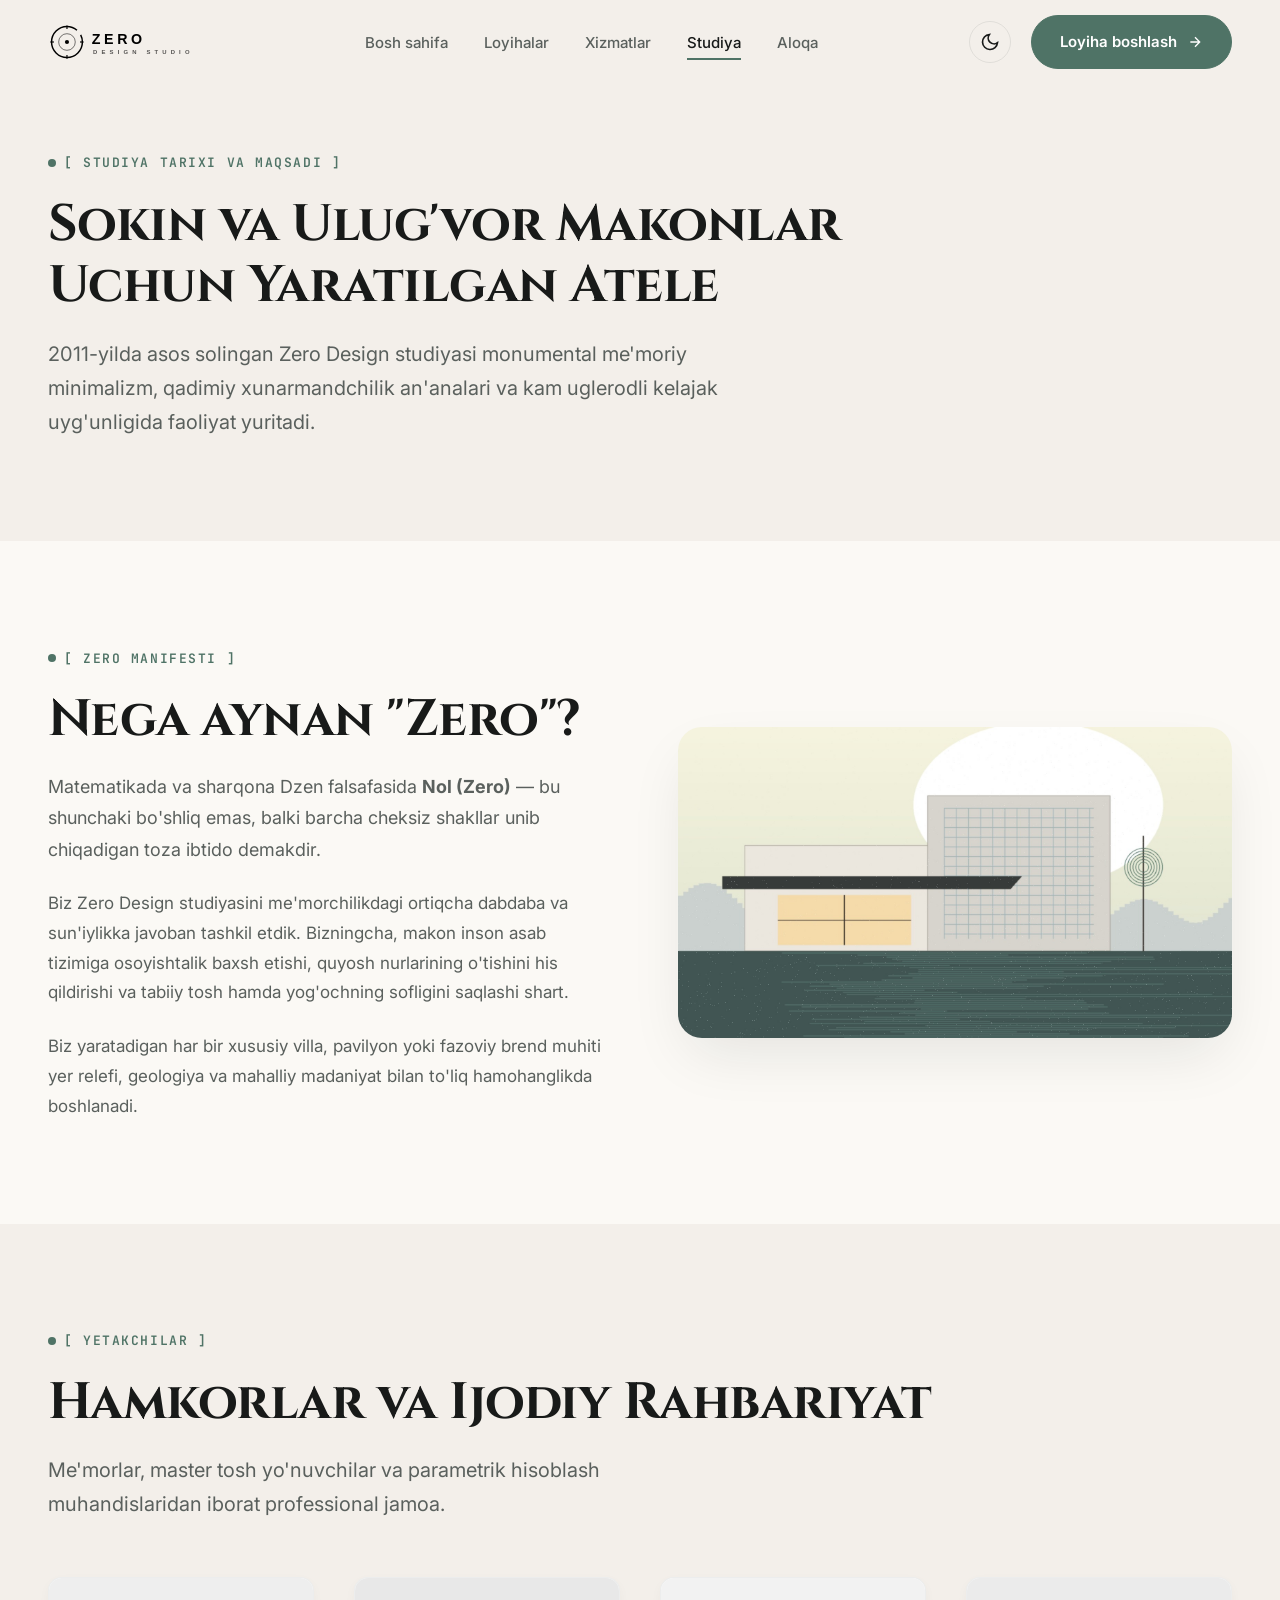
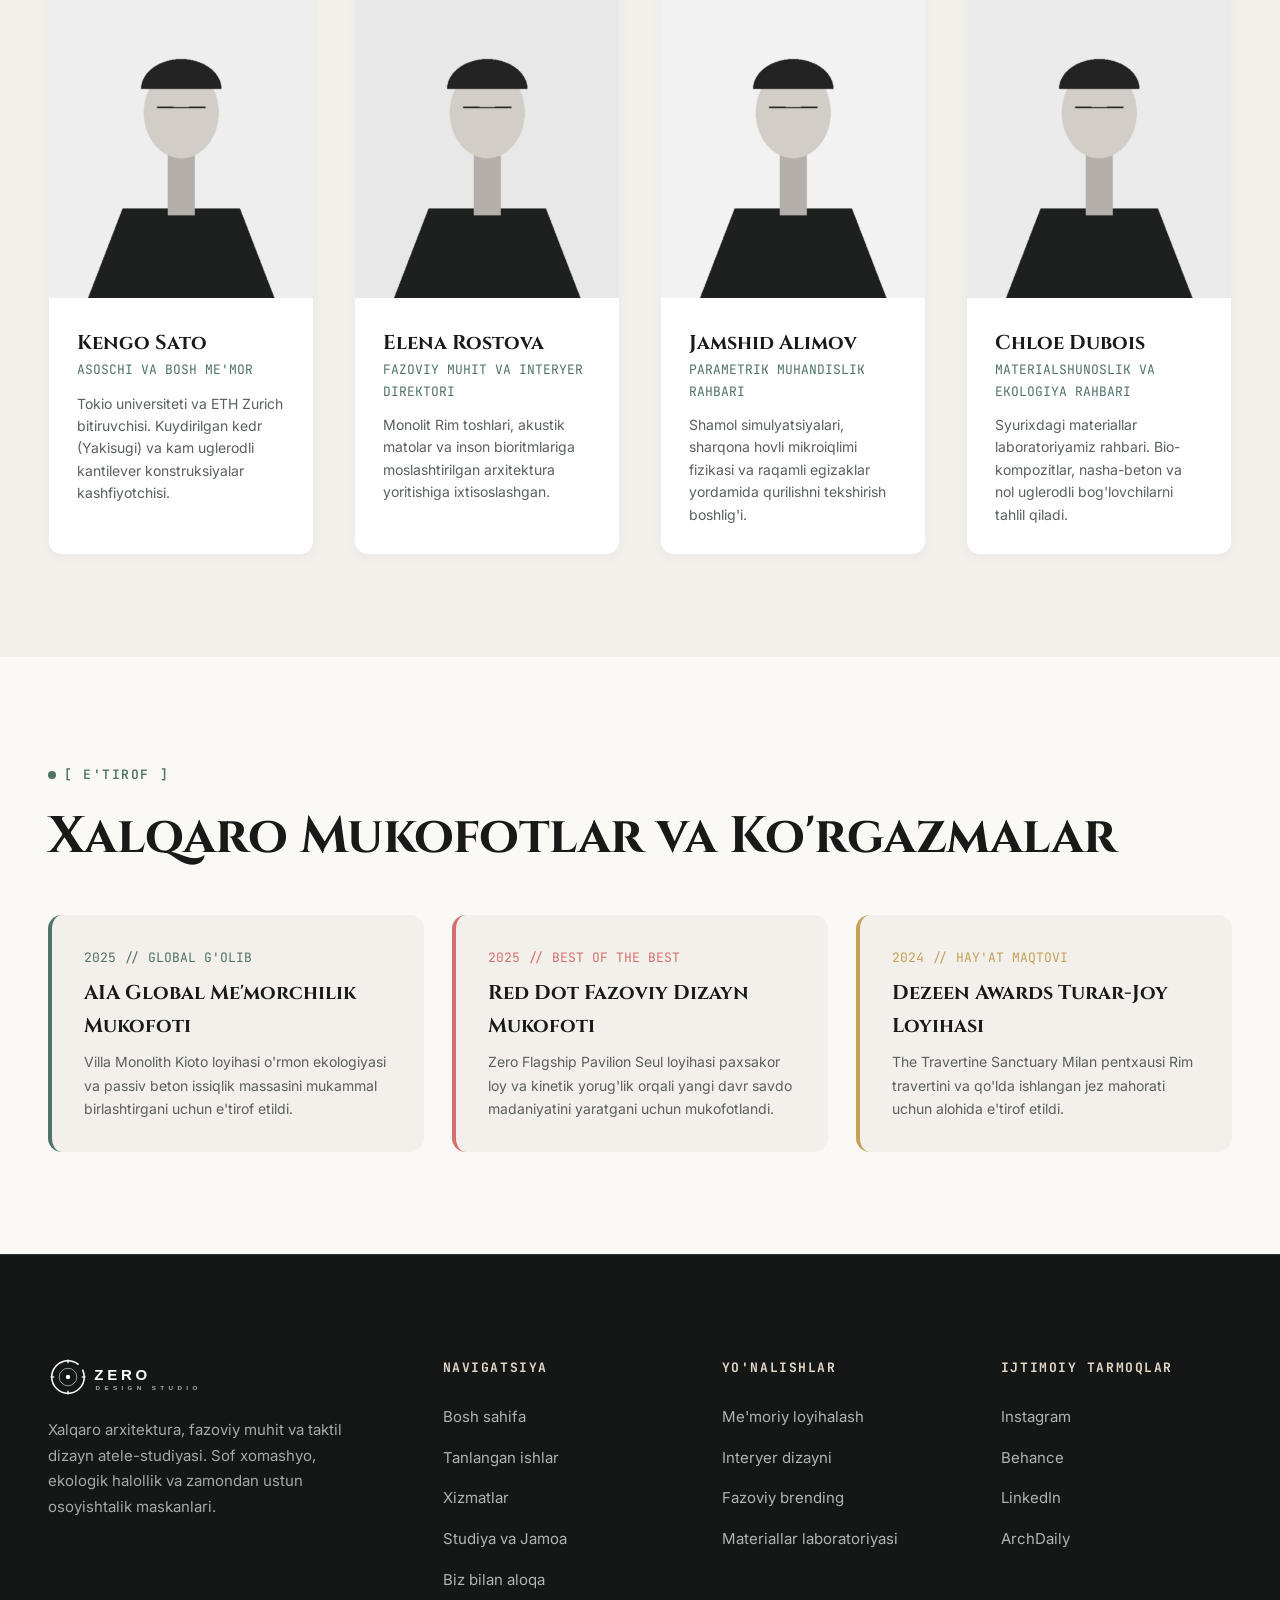
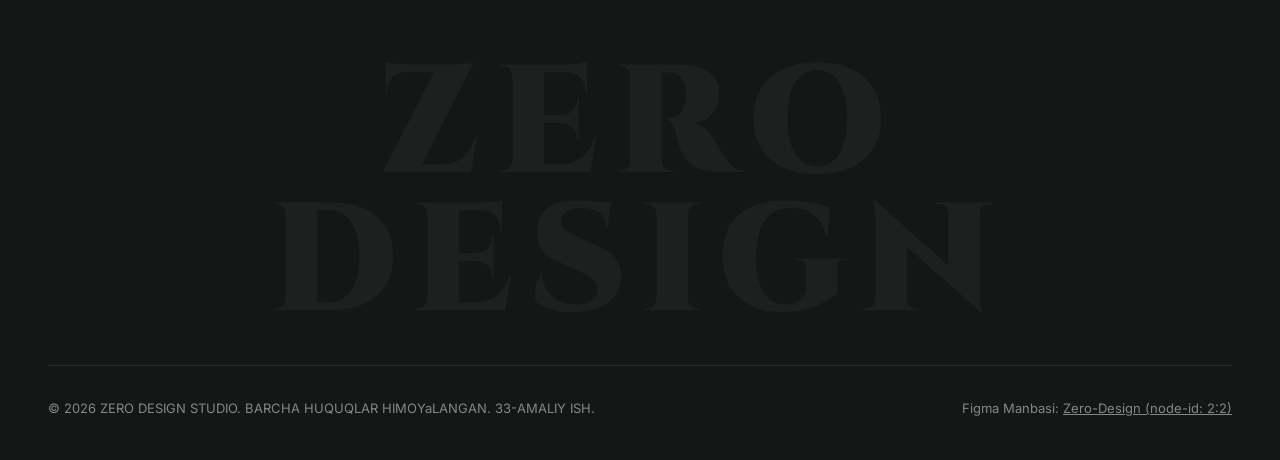
<file: about.html>
<!DOCTYPE html>
<html lang="uz" data-theme="light">
<head>
  <meta charset="UTF-8">
  <meta name="viewport" content="width=device-width, initial-scale=1.0">
  <title>Studiya Haqida — Zero Design Studio</title>
  <meta name="description" content="Zero Design Studio tarixi, falsafasi, yetakchi me'morlar jamoasi va xalqaro mukofotlari.">
  <link rel="preconnect" href="https://fonts.googleapis.com">
  <link rel="preconnect" href="https://fonts.gstatic.com" crossorigin>
  <link href="https://fonts.googleapis.com/css2?family=Cinzel:wght@500;600;700;800;900&family=Inter:wght@300;400;500;600;700&family=JetBrains+Mono:wght@400;500;600;700&display=swap" rel="stylesheet">
  <link rel="stylesheet" href="css/styles.css">
  <link rel="icon" type="image/svg+xml" href="assets/logo.svg">
</head>
<body>

  <!-- Sarlavha -->
  <header class="site-header">
    <div class="container header-container">
      <a href="index.html" class="brand-link" aria-label="Zero Design Bosh Sahifasi">
        <img src="assets/logo.svg" alt="Zero Design Logotipi" class="brand-logo">
      </a>

      <nav aria-label="Asosiy Navigatsiya">
        <ul class="nav-links">
          <li class="nav-item"><a href="index.html">Bosh sahifa</a></li>
          <li class="nav-item"><a href="projects.html">Loyihalar</a></li>
          <li class="nav-item"><a href="services.html">Xizmatlar</a></li>
          <li class="nav-item"><a href="about.html" class="active">Studiya</a></li>
          <li class="nav-item"><a href="contact.html">Aloqa</a></li>
        </ul>
      </nav>

      <div class="header-actions">
        <button id="themeToggleBtn" class="theme-toggle-btn" aria-label="Tungi/kunduzgi rejimni almashtirish">
          <svg width="20" height="20" viewBox="0 0 24 24" fill="none" stroke="currentColor" stroke-width="2"><path d="M21 12.79A9 9 0 1 1 11.21 3 7 7 0 0 0 21 12.79z"/></svg>
        </button>
        <a href="contact.html" class="btn-primary">
          <span>Loyiha boshlash</span>
          <svg width="16" height="16" viewBox="0 0 24 24" fill="none" stroke="currentColor" stroke-width="2"><path d="M5 12h14M12 5l7 7-7 7"/></svg>
        </a>
        <button id="burgerBtn" class="burger-btn" aria-label="Mobil menyuni ochish">
          <span></span>
          <span></span>
          <span></span>
        </button>
      </div>
    </div>
  </header>

  <!-- Mobil Menyu -->
  <aside id="mobileDrawer" class="mobile-drawer" aria-label="Mobil Navigatsiya">
    <div>
      <div style="display:flex; justify-content:space-between; align-items:center;">
        <img src="assets/logo.svg" alt="Zero Design" style="height:32px;">
        <button id="drawerCloseBtn" style="background:none; border:none; font-size:1.75rem; cursor:pointer;" aria-label="Menyuni yopish">&times;</button>
      </div>
      <ul class="drawer-links">
        <li><a href="index.html">Bosh sahifa</a></li>
        <li><a href="projects.html">Loyihalar</a></li>
        <li><a href="services.html">Xizmatlar</a></li>
        <li><a href="about.html">Studiya va Falsafa</a></li>
        <li><a href="contact.html">Biz bilan aloqa</a></li>
      </ul>
    </div>
    <div>
      <a href="contact.html" class="btn-primary" style="width:100%; text-align:center;">Loyiha boshlash</a>
    </div>
  </aside>

  <!-- Asosiy Qism -->
  <main>
    <section class="section" style="padding-top:calc(var(--header-height) + 4rem); background-color:var(--bg-secondary);">
      <div class="container">
        <div class="section-tag">[ STUDIYA TARIXI VA MAQSADI ]</div>
        <h1 class="section-title" style="max-width:850px;">Sokin va Ulug'vor Makonlar Uchun Yaratilgan Atele</h1>
        <p class="section-desc" style="max-width:720px;">
          2011-yilda asos solingan Zero Design studiyasi monumental me'moriy minimalizm, qadimiy xunarmandchilik an'analari va kam uglerodli kelajak uyg'unligida faoliyat yuritadi.
        </p>
      </div>
    </section>

    <!-- Manifest va Hikoya -->
    <section class="section">
      <div class="container philosophy-grid">
        <div>
          <div class="section-tag">[ ZERO MANIFESTI ]</div>
          <h2 class="section-title">Nega aynan "Zero"?</h2>
          <p style="font-size:1.125rem; line-height:1.75; color:var(--text-secondary); margin-bottom:1.5rem;">
            Matematikada va sharqona Dzen falsafasida <strong>Nol (Zero)</strong> — bu shunchaki bo'shliq emas, balki barcha cheksiz shakllar unib chiqadigan toza ibtido demakdir.
          </p>
          <p style="font-size:1.0625rem; line-height:1.75; color:var(--text-secondary); margin-bottom:1.5rem;">
            Biz Zero Design studiyasini me'morchilikdagi ortiqcha dabdaba va sun'iylikka javoban tashkil etdik. Bizningcha, makon inson asab tizimiga osoyishtalik baxsh etishi, quyosh nurlarining o'tishini his qildirishi va tabiiy tosh hamda yog'ochning sofligini saqlashi shart.
          </p>
          <p style="font-size:1.0625rem; line-height:1.75; color:var(--text-secondary);">
            Biz yaratadigan har bir xususiy villa, pavilyon yoki fazoviy brend muhiti yer relefi, geologiya va mahalliy madaniyat bilan to'liq hamohanglikda boshlanadi.
          </p>
        </div>

        <div>
          <img src="assets/hero-arch.jpg" alt="Zero Design Monolit Binosi" style="border-radius:var(--radius-lg); box-shadow:var(--shadow-lg);">
        </div>
      </div>
    </section>

    <!-- Rahbariyat va Yetakchi Me'morlar -->
    <section class="section" style="background-color:var(--bg-secondary);">
      <div class="container">
        <div class="section-tag">[ YETAKCHILAR ]</div>
        <h2 class="section-title">Hamkorlar va Ijodiy Rahbariyat</h2>
        <p class="section-desc">Me'morlar, master tosh yo'nuvchilar va parametrik hisoblash muhandislaridan iborat professional jamoa.</p>

        <div style="display:grid; grid-template-columns:repeat(auto-fit, minmax(260px, 1fr)); gap:2.5rem; margin-top:3.5rem;">
          <div style="background-color:var(--bg-card); border-radius:var(--radius-md); overflow:hidden; border:1px solid var(--border-color); box-shadow:var(--shadow-sm);">
            <img src="assets/team-1.jpg" alt="Kengo Sato" style="height:320px; width:100%; object-fit:cover;">
            <div style="padding:1.75rem;">
              <h3 style="font-family:var(--font-serif); font-size:1.25rem; font-weight:700;">Kengo Sato</h3>
              <p style="font-family:var(--font-mono); font-size:0.8125rem; color:var(--accent-pine); margin-bottom:0.75rem;">ASOSCHI VA BOSH ME'MOR</p>
              <p style="font-size:0.875rem; color:var(--text-secondary); line-height:1.6;">Tokio universiteti va ETH Zurich bitiruvchisi. Kuydirilgan kedr (Yakisugi) va kam uglerodli kantilever konstruksiyalar kashfiyotchisi.</p>
            </div>
          </div>

          <div style="background-color:var(--bg-card); border-radius:var(--radius-md); overflow:hidden; border:1px solid var(--border-color); box-shadow:var(--shadow-sm);">
            <img src="assets/team-2.jpg" alt="Elena Rostova" style="height:320px; width:100%; object-fit:cover;">
            <div style="padding:1.75rem;">
              <h3 style="font-family:var(--font-serif); font-size:1.25rem; font-weight:700;">Elena Rostova</h3>
              <p style="font-family:var(--font-mono); font-size:0.8125rem; color:var(--accent-pine); margin-bottom:0.75rem;">FAZOVIY MUHIT VA INTERYER DIREKTORI</p>
              <p style="font-size:0.875rem; color:var(--text-secondary); line-height:1.6;">Monolit Rim toshlari, akustik matolar va inson bioritmlariga moslashtirilgan arxitektura yoritishiga ixtisoslashgan.</p>
            </div>
          </div>

          <div style="background-color:var(--bg-card); border-radius:var(--radius-md); overflow:hidden; border:1px solid var(--border-color); box-shadow:var(--shadow-sm);">
            <img src="assets/team-3.jpg" alt="Jamshid Alimov" style="height:320px; width:100%; object-fit:cover;">
            <div style="padding:1.75rem;">
              <h3 style="font-family:var(--font-serif); font-size:1.25rem; font-weight:700;">Jamshid Alimov</h3>
              <p style="font-family:var(--font-mono); font-size:0.8125rem; color:var(--accent-pine); margin-bottom:0.75rem;">PARAMETRIK MUHANDISLIK RAHBARI</p>
              <p style="font-size:0.875rem; color:var(--text-secondary); line-height:1.6;">Shamol simulyatsiyalari, sharqona hovli mikroiqlimi fizikasi va raqamli egizaklar yordamida qurilishni tekshirish boshlig'i.</p>
            </div>
          </div>

          <div style="background-color:var(--bg-card); border-radius:var(--radius-md); overflow:hidden; border:1px solid var(--border-color); box-shadow:var(--shadow-sm);">
            <img src="assets/team-4.jpg" alt="Chloe Dubois" style="height:320px; width:100%; object-fit:cover;">
            <div style="padding:1.75rem;">
              <h3 style="font-family:var(--font-serif); font-size:1.25rem; font-weight:700;">Chloe Dubois</h3>
              <p style="font-family:var(--font-mono); font-size:0.8125rem; color:var(--accent-pine); margin-bottom:0.75rem;">MATERIALSHUNOSLIK VA EKOLOGIYA RAHBARI</p>
              <p style="font-size:0.875rem; color:var(--text-secondary); line-height:1.6;">Syurixdagi materiallar laboratoriyamiz rahbari. Bio-kompozitlar, nasha-beton va nol uglerodli bog'lovchilarni tahlil qiladi.</p>
            </div>
          </div>
        </div>
      </div>
    </section>

    <!-- Mukofotlar -->
    <section class="section">
      <div class="container">
        <div class="section-tag">[ E'TIROF ]</div>
        <h2 class="section-title">Xalqaro Mukofotlar va Ko'rgazmalar</h2>

        <div style="display:grid; grid-template-columns:repeat(auto-fit, minmax(300px, 1fr)); gap:1.75rem; margin-top:3rem;">
          <div style="padding:2rem; background-color:var(--bg-secondary); border-radius:var(--radius-md); border-left:4px solid var(--accent-pine);">
            <div style="font-family:var(--font-mono); font-size:0.8125rem; color:var(--accent-pine);">2025 // GLOBAL G'OLIB</div>
            <h4 style="font-family:var(--font-serif); font-size:1.25rem; font-weight:700; margin:0.5rem 0;">AIA Global Me'morchilik Mukofoti</h4>
            <p style="font-size:0.875rem; color:var(--text-secondary);">Villa Monolith Kioto loyihasi o'rmon ekologiyasi va passiv beton issiqlik massasini mukammal birlashtirgani uchun e'tirof etildi.</p>
          </div>

          <div style="padding:2rem; background-color:var(--bg-secondary); border-radius:var(--radius-md); border-left:4px solid var(--accent-coral);">
            <div style="font-family:var(--font-mono); font-size:0.8125rem; color:var(--accent-coral);">2025 // BEST OF THE BEST</div>
            <h4 style="font-family:var(--font-serif); font-size:1.25rem; font-weight:700; margin:0.5rem 0;">Red Dot Fazoviy Dizayn Mukofoti</h4>
            <p style="font-size:0.875rem; color:var(--text-secondary);">Zero Flagship Pavilion Seul loyihasi paxsakor loy va kinetik yorug'lik orqali yangi davr savdo madaniyatini yaratgani uchun mukofotlandi.</p>
          </div>

          <div style="padding:2rem; background-color:var(--bg-secondary); border-radius:var(--radius-md); border-left:4px solid var(--accent-brass);">
            <div style="font-family:var(--font-mono); font-size:0.8125rem; color:var(--accent-brass);">2024 // HAY'AT MAQTOVI</div>
            <h4 style="font-family:var(--font-serif); font-size:1.25rem; font-weight:700; margin:0.5rem 0;">Dezeen Awards Turar-Joy Loyihasi</h4>
            <p style="font-size:0.875rem; color:var(--text-secondary);">The Travertine Sanctuary Milan pentxausi Rim travertini va qo'lda ishlangan jez mahorati uchun alohida e'tirof etildi.</p>
          </div>
        </div>
      </div>
    </section>

  </main>

  <!-- Footer -->
  <footer class="site-footer">
    <div class="container">
      <div class="footer-top">
        <div class="footer-brand">
          <img src="assets/logo.svg" alt="Zero Design Studiyasi" style="filter: brightness(0) invert(1); height:40px;">
          <p>Xalqaro arxitektura, fazoviy muhit va taktil dizayn atele-studiyasi. Sof xomashyo, ekologik halollik va zamondan ustun osoyishtalik maskanlari.</p>
        </div>
        <div class="footer-col">
          <h4>Navigatsiya</h4>
          <ul class="footer-links">
            <li><a href="index.html">Bosh sahifa</a></li>
            <li><a href="projects.html">Tanlangan ishlar</a></li>
            <li><a href="services.html">Xizmatlar</a></li>
            <li><a href="about.html">Studiya va Jamoa</a></li>
            <li><a href="contact.html">Biz bilan aloqa</a></li>
          </ul>
        </div>
        <div class="footer-col">
          <h4>Yo'nalishlar</h4>
          <ul class="footer-links">
            <li><a href="services.html">Me'moriy loyihalash</a></li>
            <li><a href="services.html">Interyer dizayni</a></li>
            <li><a href="services.html">Fazoviy brending</a></li>
            <li><a href="services.html">Materiallar laboratoriyasi</a></li>
          </ul>
        </div>
        <div class="footer-col">
          <h4>Ijtimoiy Tarmoqlar</h4>
          <ul class="footer-links">
            <li><a href="https://instagram.com" target="_blank" rel="noopener">Instagram</a></li>
            <li><a href="https://behance.net" target="_blank" rel="noopener">Behance</a></li>
            <li><a href="https://linkedin.com" target="_blank" rel="noopener">LinkedIn</a></li>
            <li><a href="https://archdaily.com" target="_blank" rel="noopener">ArchDaily</a></li>
          </ul>
        </div>
      </div>
      <div class="footer-big-text" aria-hidden="true">ZERO DESIGN</div>
      <div class="footer-bottom">
        <div>&copy; 2026 ZERO DESIGN STUDIO. BARCHA HUQUQLAR HIMOYaLANGAN. 33-AMALIY ISH.</div>
        <div>
          Figma Manbasi: 
          <a href="https://www.figma.com/file/B40CJceRjgB0PNo9F08ggO/Zero-Design?type=design&node-id=2%3A2&mode=design&t=kw21KWsKKlpaf1NT-1" target="_blank" rel="noopener" style="text-decoration:underline;">
            Zero-Design (node-id: 2:2)
          </a>
        </div>
      </div>
    </div>
  </footer>

  <script src="js/main.js"></script>
</body>
</html>
</file>
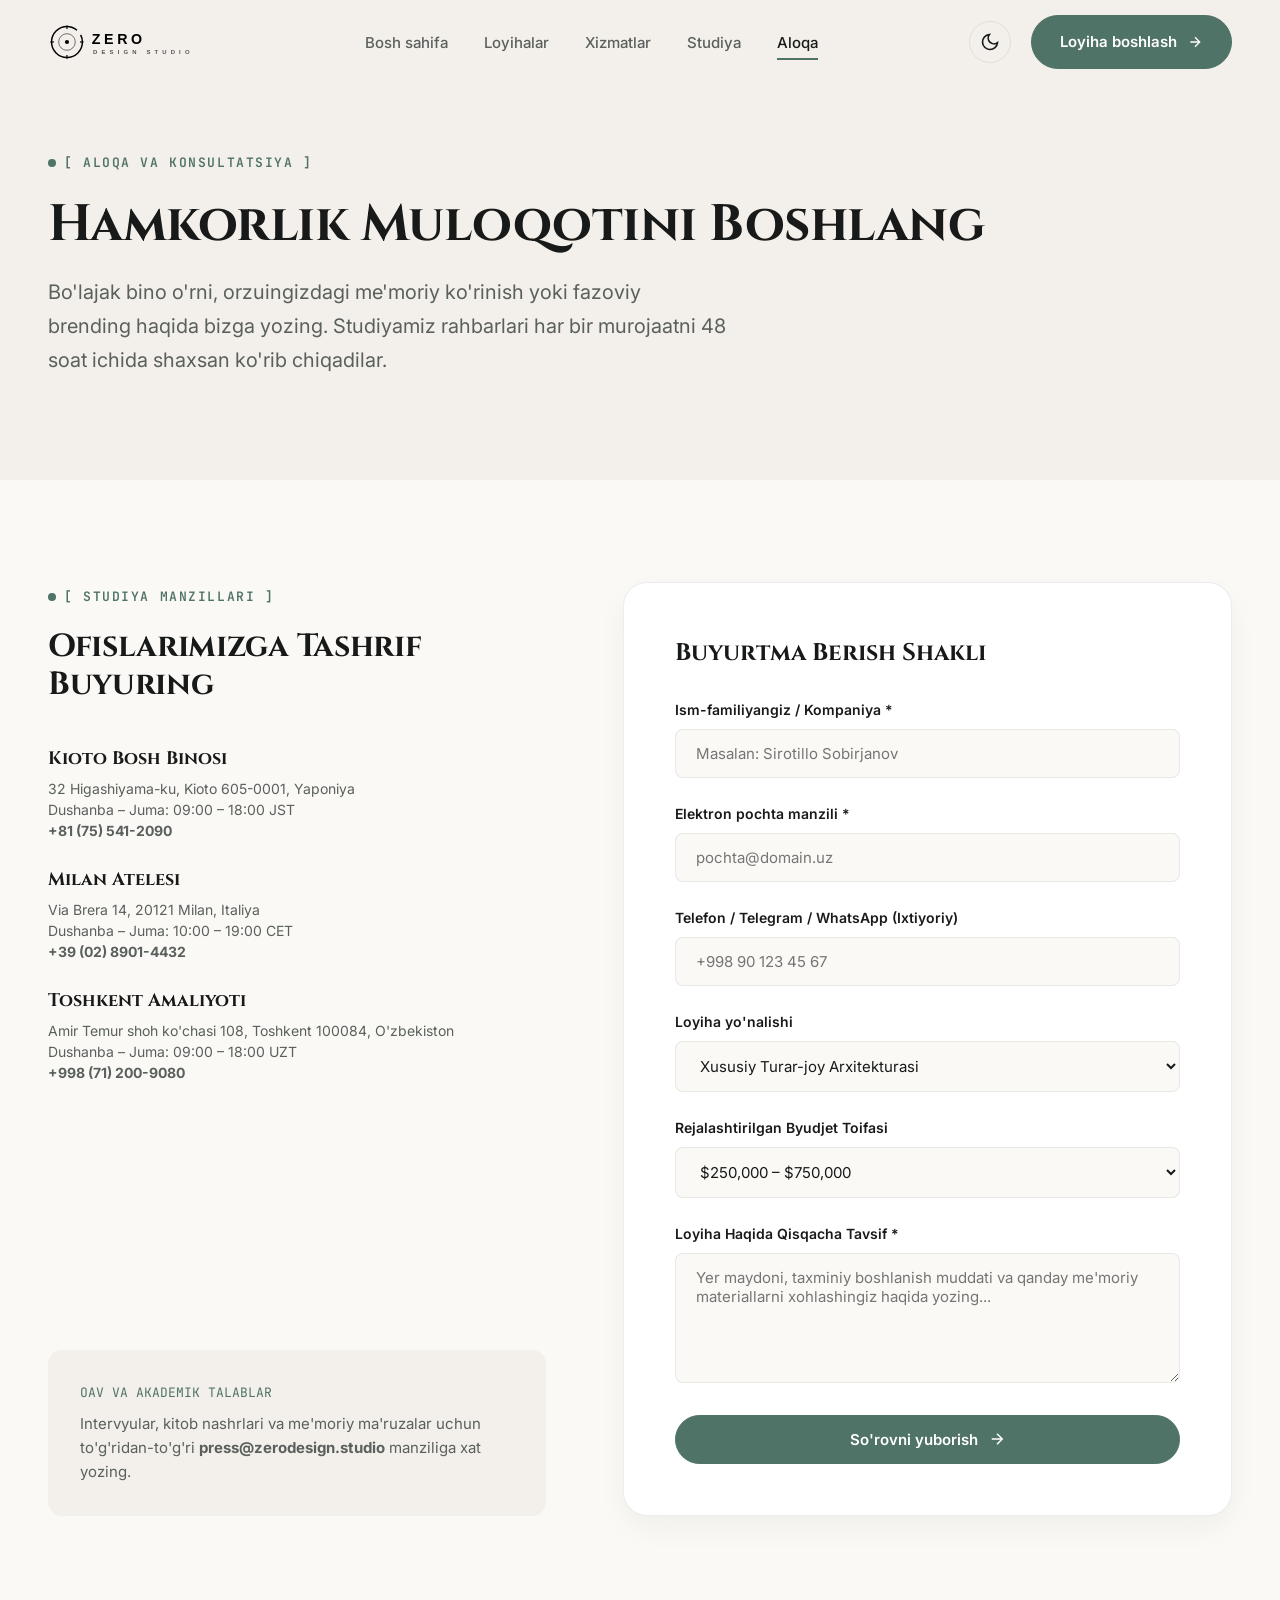
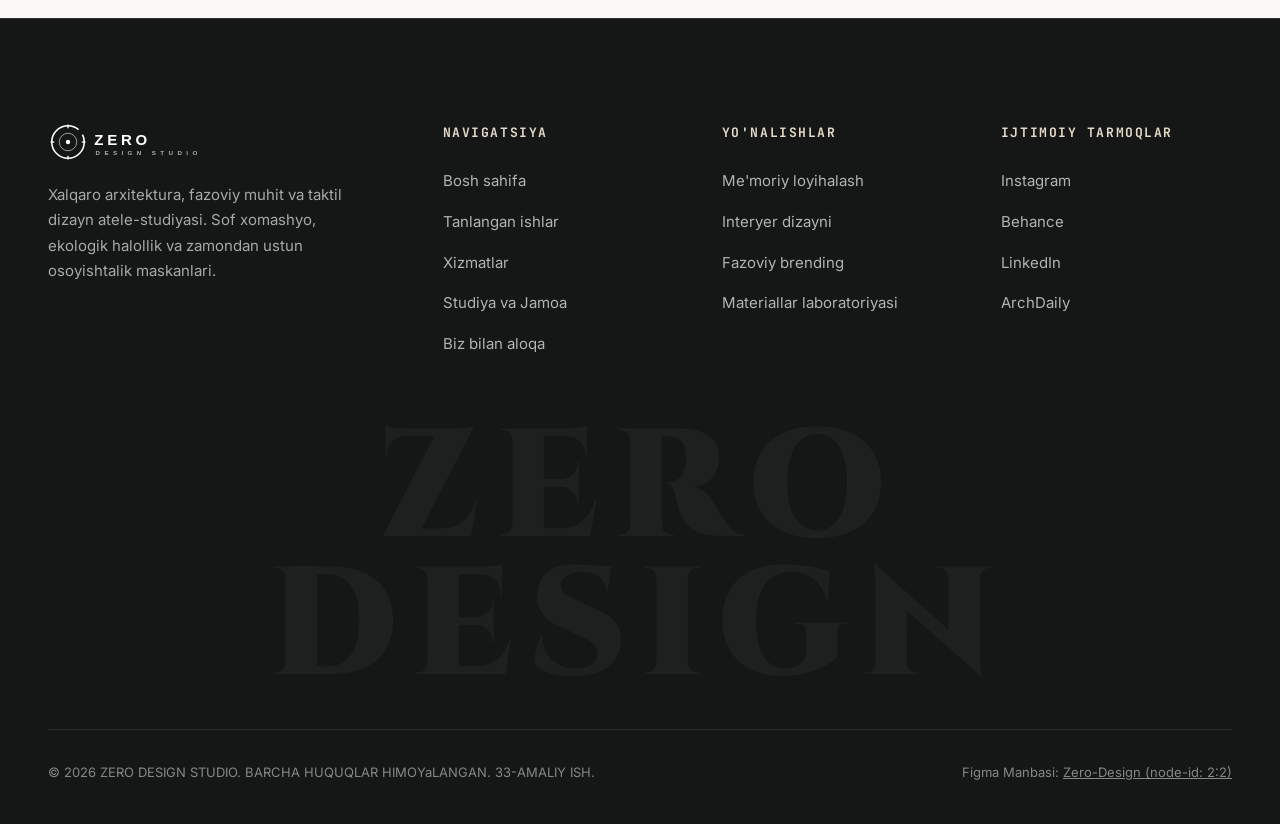
<file: contact.html>
<!DOCTYPE html>
<html lang="uz" data-theme="light">
<head>
  <meta charset="UTF-8">
  <meta name="viewport" content="width=device-width, initial-scale=1.0">
  <title>Aloqa va Buyurtma — Zero Design Studio</title>
  <meta name="description" content="Zero Design Studio bilan me'moriy, interyer yoki fazoviy brending loyihangiz bo'yicha bog'laning.">
  <link rel="preconnect" href="https://fonts.googleapis.com">
  <link rel="preconnect" href="https://fonts.gstatic.com" crossorigin>
  <link href="https://fonts.googleapis.com/css2?family=Cinzel:wght@500;600;700;800;900&family=Inter:wght@300;400;500;600;700&family=JetBrains+Mono:wght@400;500;600;700&display=swap" rel="stylesheet">
  <link rel="stylesheet" href="css/styles.css">
  <link rel="icon" type="image/svg+xml" href="assets/logo.svg">
</head>
<body>

  <!-- Sarlavha -->
  <header class="site-header">
    <div class="container header-container">
      <a href="index.html" class="brand-link" aria-label="Zero Design Bosh Sahifasi">
        <img src="assets/logo.svg" alt="Zero Design Logotipi" class="brand-logo">
      </a>

      <nav aria-label="Asosiy Navigatsiya">
        <ul class="nav-links">
          <li class="nav-item"><a href="index.html">Bosh sahifa</a></li>
          <li class="nav-item"><a href="projects.html">Loyihalar</a></li>
          <li class="nav-item"><a href="services.html">Xizmatlar</a></li>
          <li class="nav-item"><a href="about.html">Studiya</a></li>
          <li class="nav-item"><a href="contact.html" class="active">Aloqa</a></li>
        </ul>
      </nav>

      <div class="header-actions">
        <button id="themeToggleBtn" class="theme-toggle-btn" aria-label="Tungi/kunduzgi rejimni almashtirish">
          <svg width="20" height="20" viewBox="0 0 24 24" fill="none" stroke="currentColor" stroke-width="2"><path d="M21 12.79A9 9 0 1 1 11.21 3 7 7 0 0 0 21 12.79z"/></svg>
        </button>
        <a href="contact.html" class="btn-primary">
          <span>Loyiha boshlash</span>
          <svg width="16" height="16" viewBox="0 0 24 24" fill="none" stroke="currentColor" stroke-width="2"><path d="M5 12h14M12 5l7 7-7 7"/></svg>
        </a>
        <button id="burgerBtn" class="burger-btn" aria-label="Mobil menyuni ochish">
          <span></span>
          <span></span>
          <span></span>
        </button>
      </div>
    </div>
  </header>

  <!-- Mobil Menyu -->
  <aside id="mobileDrawer" class="mobile-drawer" aria-label="Mobil Navigatsiya">
    <div>
      <div style="display:flex; justify-content:space-between; align-items:center;">
        <img src="assets/logo.svg" alt="Zero Design" style="height:32px;">
        <button id="drawerCloseBtn" style="background:none; border:none; font-size:1.75rem; cursor:pointer;" aria-label="Menyuni yopish">&times;</button>
      </div>
      <ul class="drawer-links">
        <li><a href="index.html">Bosh sahifa</a></li>
        <li><a href="projects.html">Loyihalar</a></li>
        <li><a href="services.html">Xizmatlar</a></li>
        <li><a href="about.html">Studiya va Falsafa</a></li>
        <li><a href="contact.html">Biz bilan aloqa</a></li>
      </ul>
    </div>
    <div>
      <a href="contact.html" class="btn-primary" style="width:100%; text-align:center;">Loyiha boshlash</a>
    </div>
  </aside>

  <!-- Asosiy Qism -->
  <main>
    <section class="section" style="padding-top:calc(var(--header-height) + 4rem); background-color:var(--bg-secondary);">
      <div class="container">
        <div class="section-tag">[ ALOQA VA KONSULTATSIYA ]</div>
        <h1 class="section-title">Hamkorlik Muloqotini Boshlang</h1>
        <p class="section-desc">
          Bo'lajak bino o'rni, orzuingizdagi me'moriy ko'rinish yoki fazoviy brending haqida bizga yozing. Studiyamiz rahbarlari har bir murojaatni 48 soat ichida shaxsan ko'rib chiqadilar.
        </p>
      </div>
    </section>

    <section class="section">
      <div class="container contact-grid">
        <div class="contact-info-card">
          <div>
            <div class="section-tag">[ STUDIYA MANZILLARI ]</div>
            <h2 class="section-title" style="font-size:2rem;">Ofislarimizga Tashrif Buyuring</h2>
            
            <div class="studio-locations" style="margin-top:2.5rem;">
              <div class="studio-loc-item">
                <h4>Kioto Bosh Binosi</h4>
                <p>32 Higashiyama-ku, Kioto 605-0001, Yaponiya<br>Dushanba – Juma: 09:00 – 18:00 JST<br><strong>+81 (75) 541-2090</strong></p>
              </div>

              <div class="studio-loc-item">
                <h4>Milan Atelesi</h4>
                <p>Via Brera 14, 20121 Milan, Italiya<br>Dushanba – Juma: 10:00 – 19:00 CET<br><strong>+39 (02) 8901-4432</strong></p>
              </div>

              <div class="studio-loc-item">
                <h4>Toshkent Amaliyoti</h4>
                <p>Amir Temur shoh ko'chasi 108, Toshkent 100084, O'zbekiston<br>Dushanba – Juma: 09:00 – 18:00 UZT<br><strong>+998 (71) 200-9080</strong></p>
              </div>
            </div>
          </div>

          <div style="margin-top:3rem; padding:2rem; background-color:var(--bg-secondary); border-radius:var(--radius-md);">
            <div style="font-family:var(--font-mono); font-size:0.8125rem; color:var(--accent-pine); margin-bottom:0.5rem;">OAV VA AKADEMIK TALABLAR</div>
            <p style="font-size:0.9375rem; color:var(--text-secondary); line-height:1.6;">
              Intervyular, kitob nashrlari va me'moriy ma'ruzalar uchun to'g'ridan-to'g'ri <strong>press@zerodesign.studio</strong> manziliga xat yozing.
            </p>
          </div>
        </div>

        <div class="contact-form-wrap">
          <form id="consultationForm">
            <h3 style="font-family:var(--font-serif); font-size:1.5rem; font-weight:700; margin-bottom:1.5rem;">Buyurtma Berish Shakli</h3>
            
            <div class="form-group">
              <label class="form-label" for="client_name">Ism-familiyangiz / Kompaniya *</label>
              <input type="text" id="client_name" name="client_name" class="form-control" placeholder="Masalan: Sirotillo Sobirjanov" required>
            </div>

            <div class="form-group">
              <label class="form-label" for="client_email">Elektron pochta manzili *</label>
              <input type="email" id="client_email" name="client_email" class="form-control" placeholder="pochta@domain.uz" required>
            </div>

            <div class="form-group">
              <label class="form-label" for="client_phone">Telefon / Telegram / WhatsApp (Ixtiyoriy)</label>
              <input type="tel" id="client_phone" name="client_phone" class="form-control" placeholder="+998 90 123 45 67">
            </div>

            <div class="form-group">
              <label class="form-label" for="project_type">Loyiha yo'nalishi</label>
              <select id="project_type" name="project_type" class="form-control">
                <option value="residential">Xususiy Turar-joy Arxitekturasi</option>
                <option value="interior">Interyer Arxitekturasi va Mebellar</option>
                <option value="retail">Fazoviy Brending va Savdo Pavilyoni</option>
                <option value="hospitality">Eko-Dam Olish Maskani / Mehmonxona</option>
                <option value="digital">3D Raqamli Egizak va Parametrik Model</option>
              </select>
            </div>

            <div class="form-group">
              <label class="form-label" for="project_budget">Rejalashtirilgan Byudjet Toifasi</label>
              <select id="project_budget" name="project_budget" class="form-control">
                <option value="standard">$250,000 – $750,000</option>
                <option value="premium">$750,000 – $2,500,000</option>
                <option value="monumental">$2,500,000+</option>
              </select>
            </div>

            <div class="form-group">
              <label class="form-label" for="client_message">Loyiha Haqida Qisqacha Tavsif *</label>
              <textarea id="client_message" name="client_message" class="form-control" placeholder="Yer maydoni, taxminiy boshlanish muddati va qanday me'moriy materiallarni xohlashingiz haqida yozing..." required></textarea>
            </div>

            <button type="submit" class="btn-primary" style="width:100%;">
              <span>So'rovni yuborish</span>
              <svg width="18" height="18" viewBox="0 0 24 24" fill="none" stroke="currentColor" stroke-width="2"><path d="M5 12h14M12 5l7 7-7 7"/></svg>
            </button>
          </form>
        </div>
      </div>
    </section>

  </main>

  <!-- Footer -->
  <footer class="site-footer">
    <div class="container">
      <div class="footer-top">
        <div class="footer-brand">
          <img src="assets/logo.svg" alt="Zero Design Studiyasi" style="filter: brightness(0) invert(1); height:40px;">
          <p>Xalqaro arxitektura, fazoviy muhit va taktil dizayn atele-studiyasi. Sof xomashyo, ekologik halollik va zamondan ustun osoyishtalik maskanlari.</p>
        </div>
        <div class="footer-col">
          <h4>Navigatsiya</h4>
          <ul class="footer-links">
            <li><a href="index.html">Bosh sahifa</a></li>
            <li><a href="projects.html">Tanlangan ishlar</a></li>
            <li><a href="services.html">Xizmatlar</a></li>
            <li><a href="about.html">Studiya va Jamoa</a></li>
            <li><a href="contact.html">Biz bilan aloqa</a></li>
          </ul>
        </div>
        <div class="footer-col">
          <h4>Yo'nalishlar</h4>
          <ul class="footer-links">
            <li><a href="services.html">Me'moriy loyihalash</a></li>
            <li><a href="services.html">Interyer dizayni</a></li>
            <li><a href="services.html">Fazoviy brending</a></li>
            <li><a href="services.html">Materiallar laboratoriyasi</a></li>
          </ul>
        </div>
        <div class="footer-col">
          <h4>Ijtimoiy Tarmoqlar</h4>
          <ul class="footer-links">
            <li><a href="https://instagram.com" target="_blank" rel="noopener">Instagram</a></li>
            <li><a href="https://behance.net" target="_blank" rel="noopener">Behance</a></li>
            <li><a href="https://linkedin.com" target="_blank" rel="noopener">LinkedIn</a></li>
            <li><a href="https://archdaily.com" target="_blank" rel="noopener">ArchDaily</a></li>
          </ul>
        </div>
      </div>
      <div class="footer-big-text" aria-hidden="true">ZERO DESIGN</div>
      <div class="footer-bottom">
        <div>&copy; 2026 ZERO DESIGN STUDIO. BARCHA HUQUQLAR HIMOYaLANGAN. 33-AMALIY ISH.</div>
        <div>
          Figma Manbasi: 
          <a href="https://www.figma.com/file/B40CJceRjgB0PNo9F08ggO/Zero-Design?type=design&node-id=2%3A2&mode=design&t=kw21KWsKKlpaf1NT-1" target="_blank" rel="noopener" style="text-decoration:underline;">
            Zero-Design (node-id: 2:2)
          </a>
        </div>
      </div>
    </div>
  </footer>

  <!-- Toast -->
  <div id="toastNotice" class="toast-notice" role="alert">
    <svg width="20" height="20" viewBox="0 0 24 24" fill="none" stroke="currentColor" stroke-width="2"><polyline points="20 6 9 17 4 12"/></svg>
    <span class="toast-text">So'rovingiz qabul qilindi. Tez orada bog'lanamiz!</span>
  </div>

  <script src="js/main.js"></script>
</body>
</html>
</file>
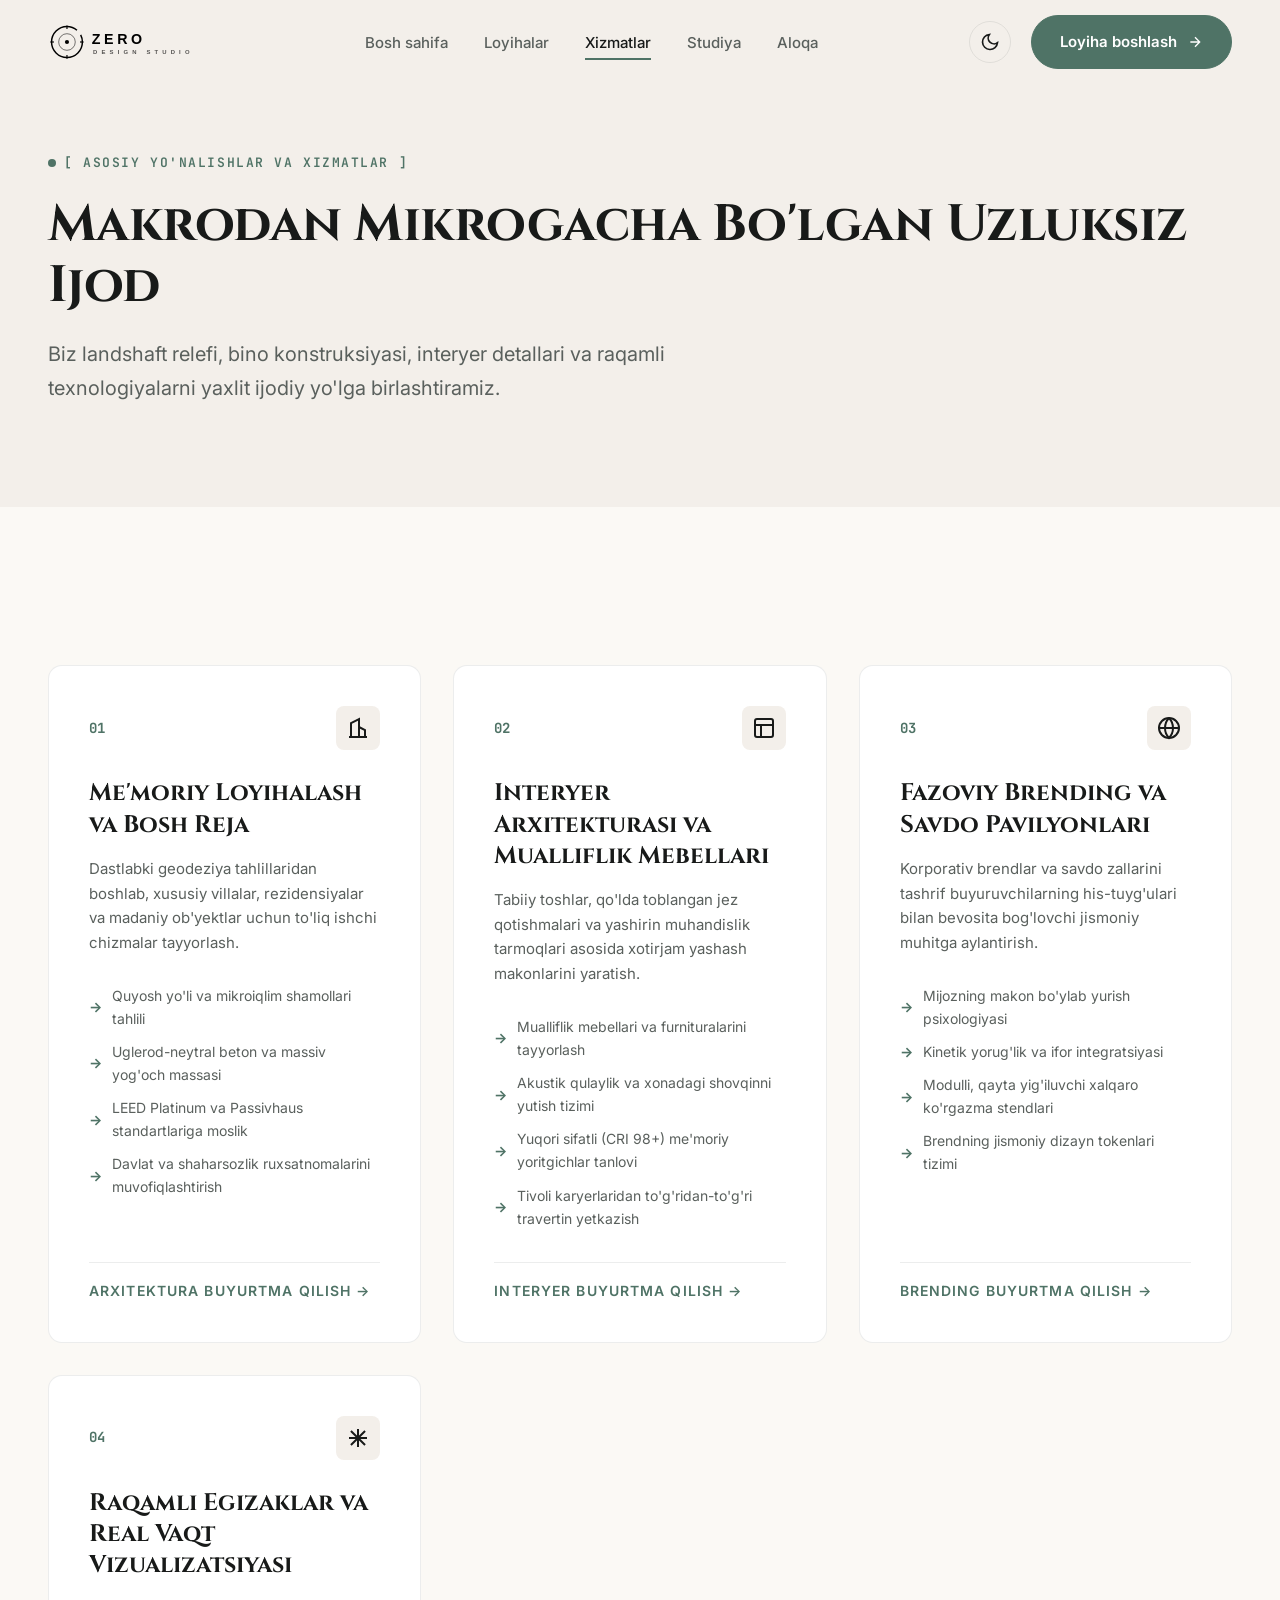
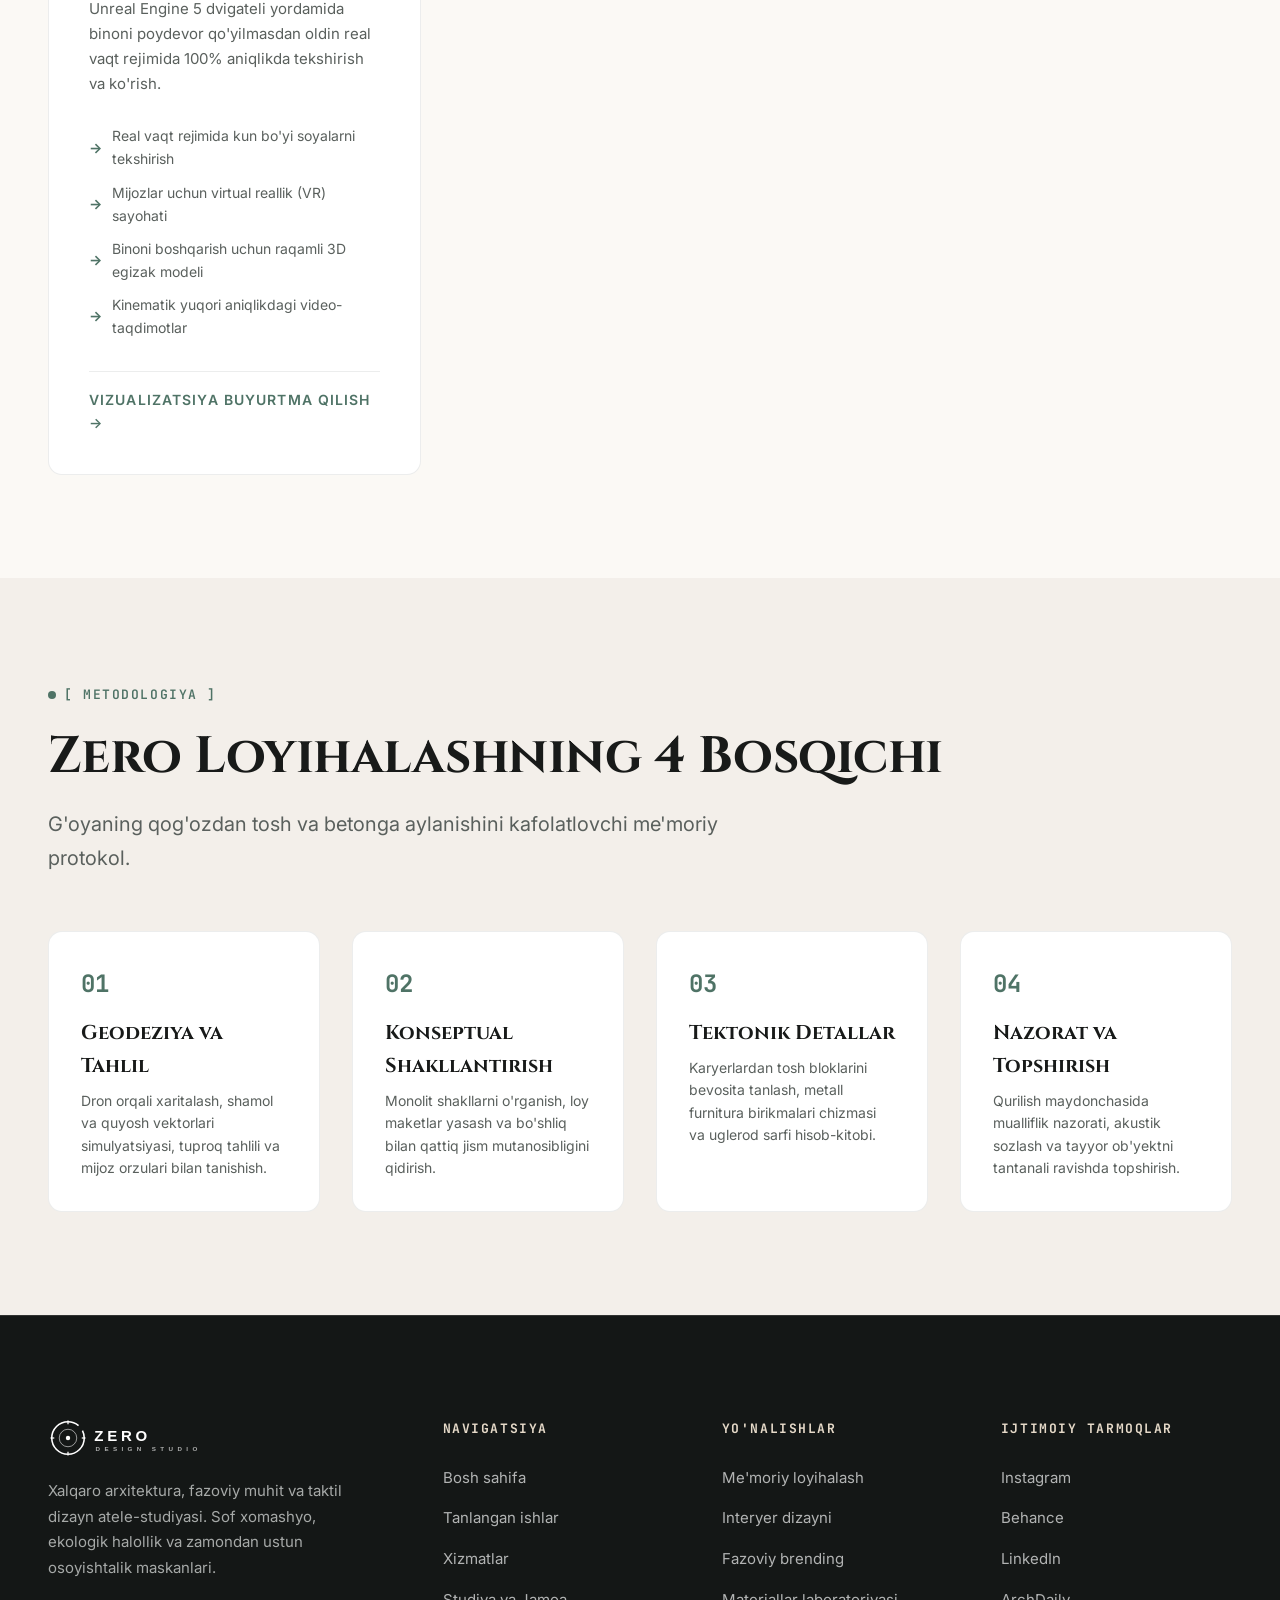
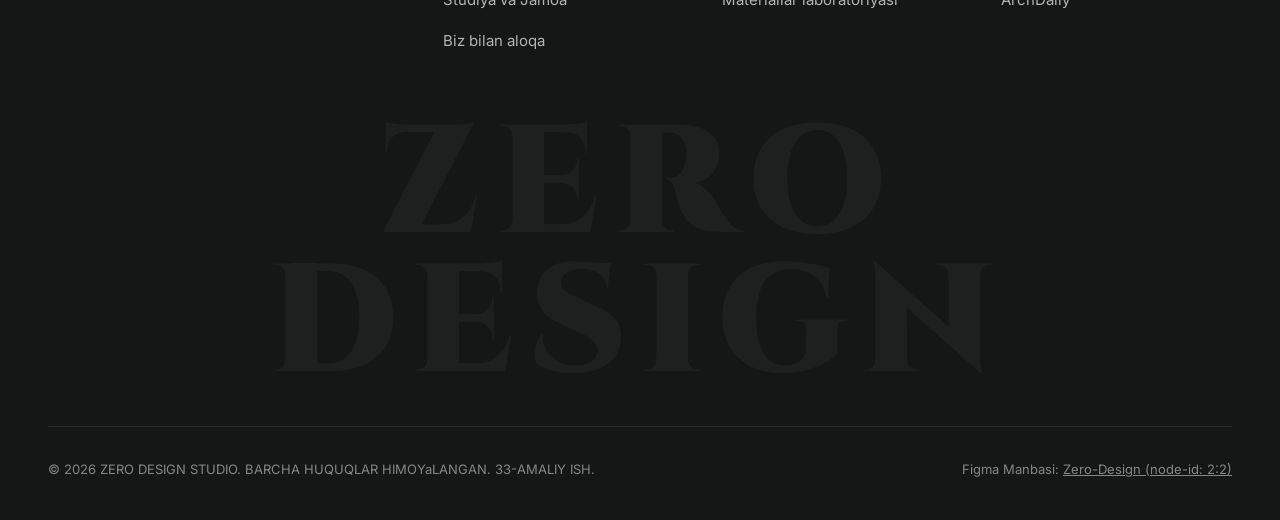
<file: services.html>
<!DOCTYPE html>
<html lang="uz" data-theme="light">
<head>
  <meta charset="UTF-8">
  <meta name="viewport" content="width=device-width, initial-scale=1.0">
  <title>Xizmatlar va Yo'nalishlar — Zero Design Studio</title>
  <meta name="description" content="Me'moriy loyihalash, interyer arxitekturasi, fazoviy brending va raqamli 3D egizaklar xizmatlari.">
  <link rel="preconnect" href="https://fonts.googleapis.com">
  <link rel="preconnect" href="https://fonts.gstatic.com" crossorigin>
  <link href="https://fonts.googleapis.com/css2?family=Cinzel:wght@500;600;700;800;900&family=Inter:wght@300;400;500;600;700&family=JetBrains+Mono:wght@400;500;600;700&display=swap" rel="stylesheet">
  <link rel="stylesheet" href="css/styles.css">
  <link rel="icon" type="image/svg+xml" href="assets/logo.svg">
</head>
<body>

  <!-- Sarlavha -->
  <header class="site-header">
    <div class="container header-container">
      <a href="index.html" class="brand-link" aria-label="Zero Design Bosh Sahifasi">
        <img src="assets/logo.svg" alt="Zero Design Logotipi" class="brand-logo">
      </a>

      <nav aria-label="Asosiy Navigatsiya">
        <ul class="nav-links">
          <li class="nav-item"><a href="index.html">Bosh sahifa</a></li>
          <li class="nav-item"><a href="projects.html">Loyihalar</a></li>
          <li class="nav-item"><a href="services.html" class="active">Xizmatlar</a></li>
          <li class="nav-item"><a href="about.html">Studiya</a></li>
          <li class="nav-item"><a href="contact.html">Aloqa</a></li>
        </ul>
      </nav>

      <div class="header-actions">
        <button id="themeToggleBtn" class="theme-toggle-btn" aria-label="Tungi/kunduzgi rejimni almashtirish">
          <svg width="20" height="20" viewBox="0 0 24 24" fill="none" stroke="currentColor" stroke-width="2"><path d="M21 12.79A9 9 0 1 1 11.21 3 7 7 0 0 0 21 12.79z"/></svg>
        </button>
        <a href="contact.html" class="btn-primary">
          <span>Loyiha boshlash</span>
          <svg width="16" height="16" viewBox="0 0 24 24" fill="none" stroke="currentColor" stroke-width="2"><path d="M5 12h14M12 5l7 7-7 7"/></svg>
        </a>
        <button id="burgerBtn" class="burger-btn" aria-label="Mobil menyuni ochish">
          <span></span>
          <span></span>
          <span></span>
        </button>
      </div>
    </div>
  </header>

  <!-- Mobil Menyu -->
  <aside id="mobileDrawer" class="mobile-drawer" aria-label="Mobil Navigatsiya">
    <div>
      <div style="display:flex; justify-content:space-between; align-items:center;">
        <img src="assets/logo.svg" alt="Zero Design" style="height:32px;">
        <button id="drawerCloseBtn" style="background:none; border:none; font-size:1.75rem; cursor:pointer;" aria-label="Menyuni yopish">&times;</button>
      </div>
      <ul class="drawer-links">
        <li><a href="index.html">Bosh sahifa</a></li>
        <li><a href="projects.html">Loyihalar</a></li>
        <li><a href="services.html">Xizmatlar</a></li>
        <li><a href="about.html">Studiya va Falsafa</a></li>
        <li><a href="contact.html">Biz bilan aloqa</a></li>
      </ul>
    </div>
    <div>
      <a href="contact.html" class="btn-primary" style="width:100%; text-align:center;">Loyiha boshlash</a>
    </div>
  </aside>

  <!-- Asosiy Qism -->
  <main>
    <section class="section" style="padding-top:calc(var(--header-height) + 4rem); background-color:var(--bg-secondary);">
      <div class="container">
        <div class="section-tag">[ ASOSIY YO'NALISHLAR VA XIZMATLAR ]</div>
        <h1 class="section-title">Makrodan Mikrogacha Bo'lgan Uzluksiz Ijod</h1>
        <p class="section-desc">
          Biz landshaft relefi, bino konstruksiyasi, interyer detallari va raqamli texnologiyalarni yaxlit ijodiy yo'lga birlashtiramiz.
        </p>
      </div>
    </section>

    <!-- Xizmatlar Kartalari -->
    <section class="section">
      <div class="container services-grid">
        <div class="service-card">
          <div>
            <div class="service-header">
              <span class="service-idx">01</span>
              <div class="service-icon">
                <svg width="24" height="24" viewBox="0 0 24 24" fill="none" stroke="currentColor" stroke-width="2"><path d="M3 21h18M5 21V7l8-4v18M13 11l6 3v7"/></svg>
              </div>
            </div>
            <h3>Me'moriy Loyihalash va Bosh Reja</h3>
            <p>Dastlabki geodeziya tahlillaridan boshlab, xususiy villalar, rezidensiyalar va madaniy ob'yektlar uchun to'liq ishchi chizmalar tayyorlash.</p>
            <ul class="service-features">
              <li>Quyosh yo'li va mikroiqlim shamollari tahlili</li>
              <li>Uglerod-neytral beton va massiv yog'och massasi</li>
              <li>LEED Platinum va Passivhaus standartlariga moslik</li>
              <li>Davlat va shaharsozlik ruxsatnomalarini muvofiqlashtirish</li>
            </ul>
          </div>
          <a href="contact.html" class="service-link">Arxitektura buyurtma qilish →</a>
        </div>

        <div class="service-card">
          <div>
            <div class="service-header">
              <span class="service-idx">02</span>
              <div class="service-icon">
                <svg width="24" height="24" viewBox="0 0 24 24" fill="none" stroke="currentColor" stroke-width="2"><rect x="3" y="3" width="18" height="18" rx="2"/><path d="M3 9h18M9 21V9"/></svg>
              </div>
            </div>
            <h3>Interyer Arxitekturasi va Mualliflik Mebellari</h3>
            <p>Tabiiy toshlar, qo'lda toblangan jez qotishmalari va yashirin muhandislik tarmoqlari asosida xotirjam yashash makonlarini yaratish.</p>
            <ul class="service-features">
              <li>Mualliflik mebellari va furnituralarini tayyorlash</li>
              <li>Akustik qulaylik va xonadagi shovqinni yutish tizimi</li>
              <li>Yuqori sifatli (CRI 98+) me'moriy yoritgichlar tanlovi</li>
              <li>Tivoli karyerlaridan to'g'ridan-to'g'ri travertin yetkazish</li>
            </ul>
          </div>
          <a href="contact.html" class="service-link">Interyer buyurtma qilish →</a>
        </div>

        <div class="service-card">
          <div>
            <div class="service-header">
              <span class="service-idx">03</span>
              <div class="service-icon">
                <svg width="24" height="24" viewBox="0 0 24 24" fill="none" stroke="currentColor" stroke-width="2"><circle cx="12" cy="12" r="10"/><path d="M12 2a14.5 14.5 0 0 0 0 20 14.5 14.5 0 0 0 0-20M2 12h20"/></svg>
              </div>
            </div>
            <h3>Fazoviy Brending va Savdo Pavilyonlari</h3>
            <p>Korporativ brendlar va savdo zallarini tashrif buyuruvchilarning his-tuyg'ulari bilan bevosita bog'lovchi jismoniy muhitga aylantirish.</p>
            <ul class="service-features">
              <li>Mijozning makon bo'ylab yurish psixologiyasi</li>
              <li>Kinetik yorug'lik va ifor integratsiyasi</li>
              <li>Modulli, qayta yig'iluvchi xalqaro ko'rgazma stendlari</li>
              <li>Brendning jismoniy dizayn tokenlari tizimi</li>
            </ul>
          </div>
          <a href="contact.html" class="service-link">Brending buyurtma qilish →</a>
        </div>

        <div class="service-card">
          <div>
            <div class="service-header">
              <span class="service-idx">04</span>
              <div class="service-icon">
                <svg width="24" height="24" viewBox="0 0 24 24" fill="none" stroke="currentColor" stroke-width="2"><path d="M12 3v18M3 12h18M4.93 4.93l14.14 14.14M4.93 19.07l14.14-14.14"/></svg>
              </div>
            </div>
            <h3>Raqamli Egizaklar va Real Vaqt Vizualizatsiyasi</h3>
            <p>Unreal Engine 5 dvigateli yordamida binoni poydevor qo'yilmasdan oldin real vaqt rejimida 100% aniqlikda tekshirish va ko'rish.</p>
            <ul class="service-features">
              <li>Real vaqt rejimida kun bo'yi soyalarni tekshirish</li>
              <li>Mijozlar uchun virtual reallik (VR) sayohati</li>
              <li>Binoni boshqarish uchun raqamli 3D egizak modeli</li>
              <li>Kinematik yuqori aniqlikdagi video-taqdimotlar</li>
            </ul>
          </div>
          <a href="contact.html" class="service-link">Vizualizatsiya buyurtma qilish →</a>
        </div>
      </div>
    </section>

    <!-- 4 Bosqichli Metodologiya -->
    <section class="section" style="background-color:var(--bg-secondary);">
      <div class="container">
        <div class="section-tag">[ METODOLOGIYA ]</div>
        <h2 class="section-title">Zero Loyihalashning 4 Bosqichi</h2>
        <p class="section-desc">G'oyaning qog'ozdan tosh va betonga aylanishini kafolatlovchi me'moriy protokol.</p>

        <div style="display:grid; grid-template-columns:repeat(auto-fit, minmax(260px, 1fr)); gap:2rem; margin-top:3.5rem;">
          <div style="background-color:var(--bg-card); padding:2rem; border-radius:var(--radius-md); border:1px solid var(--border-color);">
            <div style="font-family:var(--font-mono); font-size:1.5rem; font-weight:700; color:var(--accent-pine); margin-bottom:0.75rem;">01</div>
            <h4 style="font-family:var(--font-serif); font-size:1.25rem; font-weight:700; margin-bottom:0.5rem;">Geodeziya va Tahlil</h4>
            <p style="font-size:0.875rem; color:var(--text-secondary); line-height:1.6;">Dron orqali xaritalash, shamol va quyosh vektorlari simulyatsiyasi, tuproq tahlili va mijoz orzulari bilan tanishish.</p>
          </div>

          <div style="background-color:var(--bg-card); padding:2rem; border-radius:var(--radius-md); border:1px solid var(--border-color);">
            <div style="font-family:var(--font-mono); font-size:1.5rem; font-weight:700; color:var(--accent-pine); margin-bottom:0.75rem;">02</div>
            <h4 style="font-family:var(--font-serif); font-size:1.25rem; font-weight:700; margin-bottom:0.5rem;">Konseptual Shakllantirish</h4>
            <p style="font-size:0.875rem; color:var(--text-secondary); line-height:1.6;">Monolit shakllarni o'rganish, loy maketlar yasash va bo'shliq bilan qattiq jism mutanosibligini qidirish.</p>
          </div>

          <div style="background-color:var(--bg-card); padding:2rem; border-radius:var(--radius-md); border:1px solid var(--border-color);">
            <div style="font-family:var(--font-mono); font-size:1.5rem; font-weight:700; color:var(--accent-pine); margin-bottom:0.75rem;">03</div>
            <h4 style="font-family:var(--font-serif); font-size:1.25rem; font-weight:700; margin-bottom:0.5rem;">Tektonik Detallar</h4>
            <p style="font-size:0.875rem; color:var(--text-secondary); line-height:1.6;">Karyerlardan tosh bloklarini bevosita tanlash, metall furnitura birikmalari chizmasi va uglerod sarfi hisob-kitobi.</p>
          </div>

          <div style="background-color:var(--bg-card); padding:2rem; border-radius:var(--radius-md); border:1px solid var(--border-color);">
            <div style="font-family:var(--font-mono); font-size:1.5rem; font-weight:700; color:var(--accent-pine); margin-bottom:0.75rem;">04</div>
            <h4 style="font-family:var(--font-serif); font-size:1.25rem; font-weight:700; margin-bottom:0.5rem;">Nazorat va Topshirish</h4>
            <p style="font-size:0.875rem; color:var(--text-secondary); line-height:1.6;">Qurilish maydonchasida mualliflik nazorati, akustik sozlash va tayyor ob'yektni tantanali ravishda topshirish.</p>
          </div>
        </div>
      </div>
    </section>

  </main>

  <!-- Footer -->
  <footer class="site-footer">
    <div class="container">
      <div class="footer-top">
        <div class="footer-brand">
          <img src="assets/logo.svg" alt="Zero Design Studiyasi" style="filter: brightness(0) invert(1); height:40px;">
          <p>Xalqaro arxitektura, fazoviy muhit va taktil dizayn atele-studiyasi. Sof xomashyo, ekologik halollik va zamondan ustun osoyishtalik maskanlari.</p>
        </div>
        <div class="footer-col">
          <h4>Navigatsiya</h4>
          <ul class="footer-links">
            <li><a href="index.html">Bosh sahifa</a></li>
            <li><a href="projects.html">Tanlangan ishlar</a></li>
            <li><a href="services.html">Xizmatlar</a></li>
            <li><a href="about.html">Studiya va Jamoa</a></li>
            <li><a href="contact.html">Biz bilan aloqa</a></li>
          </ul>
        </div>
        <div class="footer-col">
          <h4>Yo'nalishlar</h4>
          <ul class="footer-links">
            <li><a href="services.html">Me'moriy loyihalash</a></li>
            <li><a href="services.html">Interyer dizayni</a></li>
            <li><a href="services.html">Fazoviy brending</a></li>
            <li><a href="services.html">Materiallar laboratoriyasi</a></li>
          </ul>
        </div>
        <div class="footer-col">
          <h4>Ijtimoiy Tarmoqlar</h4>
          <ul class="footer-links">
            <li><a href="https://instagram.com" target="_blank" rel="noopener">Instagram</a></li>
            <li><a href="https://behance.net" target="_blank" rel="noopener">Behance</a></li>
            <li><a href="https://linkedin.com" target="_blank" rel="noopener">LinkedIn</a></li>
            <li><a href="https://archdaily.com" target="_blank" rel="noopener">ArchDaily</a></li>
          </ul>
        </div>
      </div>
      <div class="footer-big-text" aria-hidden="true">ZERO DESIGN</div>
      <div class="footer-bottom">
        <div>&copy; 2026 ZERO DESIGN STUDIO. BARCHA HUQUQLAR HIMOYaLANGAN. 33-AMALIY ISH.</div>
        <div>
          Figma Manbasi: 
          <a href="https://www.figma.com/file/B40CJceRjgB0PNo9F08ggO/Zero-Design?type=design&node-id=2%3A2&mode=design&t=kw21KWsKKlpaf1NT-1" target="_blank" rel="noopener" style="text-decoration:underline;">
            Zero-Design (node-id: 2:2)
          </a>
        </div>
      </div>
    </div>
  </footer>

  <script src="js/main.js"></script>
</body>
</html>
</file>
<file: css/styles.css>
/* ==========================================================================
   ZERO DESIGN STUDIO — ARCHITECTURAL & SPATIAL DESIGN SYSTEM
   Amaliy Ish 33 — Master Stylesheet
   ========================================================================== */

:root {
  /* Design Tokens from Figma Palette */
  --bg-primary: #FBF9F5;
  --bg-secondary: #F3EFEA;
  --bg-surface: #FFFFFF;
  --bg-card: #FFFFFF;
  --bg-dark: #141716;
  --bg-dark-surface: #1E2220;

  /* Accent Tones */
  --accent-pine: #4F7366;
  --accent-pine-hover: #3D5A4F;
  --accent-pine-light: #E8F0EC;
  --accent-coral: #D4706B;
  --accent-coral-light: #FBECEB;
  --accent-sand: #E5D9C8;
  --accent-brass: #C5A059;

  /* Text Colors */
  --text-primary: #181A19;
  --text-secondary: #5A605D;
  --text-muted: #8F9692;
  --text-inverse: #FBF9F5;

  /* Borders & Shadows */
  --border-color: rgba(24, 26, 25, 0.08);
  --border-strong: rgba(24, 26, 25, 0.16);
  --border-dark: rgba(255, 255, 255, 0.12);
  --shadow-sm: 0 4px 12px rgba(24, 26, 25, 0.03);
  --shadow-md: 0 12px 32px -4px rgba(24, 26, 25, 0.06);
  --shadow-lg: 0 24px 60px -12px rgba(24, 26, 25, 0.10);
  --shadow-pine: 0 20px 40px -10px rgba(79, 115, 102, 0.28);

  /* Geometry & Typography */
  --font-serif: 'Cinzel', Georgia, serif;
  --font-sans: 'Inter', -apple-system, BlinkMacSystemFont, 'Segoe UI', Roboto, sans-serif;
  --font-mono: 'JetBrains Mono', monospace;
  --radius-xs: 4px;
  --radius-sm: 8px;
  --radius-md: 14px;
  --radius-lg: 24px;
  --radius-full: 9999px;
  --container-max: 1360px;
  --header-height: 84px;
  --transition: all 0.35s cubic-bezier(0.16, 1, 0.3, 1);
}

[data-theme="dark"] {
  --bg-primary: #111413;
  --bg-secondary: #171B19;
  --bg-surface: #1E2321;
  --bg-card: #1E2321;
  --text-primary: #F5F7F6;
  --text-secondary: #A6AEA9;
  --text-muted: #727B75;
  --border-color: rgba(255, 255, 255, 0.08);
  --border-strong: rgba(255, 255, 255, 0.18);
  --shadow-md: 0 12px 32px -4px rgba(0, 0, 0, 0.45);
  --shadow-lg: 0 24px 60px -12px rgba(0, 0, 0, 0.65);
}

/* Base Resets */
*, *::before, *::after {
  box-sizing: border-box;
  margin: 0;
  padding: 0;
}

html {
  font-size: 16px;
  scroll-behavior: smooth;
}

body {
  font-family: var(--font-sans);
  background-color: var(--bg-primary);
  color: var(--text-primary);
  line-height: 1.65;
  overflow-x: hidden;
  transition: background-color 0.4s ease, color 0.4s ease;
  -webkit-font-smoothing: antialiased;
}

img {
  max-width: 100%;
  height: auto;
  display: block;
}

a {
  color: inherit;
  text-decoration: none;
  transition: var(--transition);
}

button, input, textarea, select {
  font-family: inherit;
  color: inherit;
}

/* Layout Utilities */
.container {
  max-width: var(--container-max);
  margin-left: auto;
  margin-right: auto;
  padding-left: clamp(1.25rem, 4vw, 3rem);
  padding-right: clamp(1.25rem, 4vw, 3rem);
}

.section {
  padding-top: clamp(4.5rem, 8vw, 8.5rem);
  padding-bottom: clamp(4.5rem, 8vw, 8.5rem);
  position: relative;
}

.section-tag {
  display: inline-flex;
  align-items: center;
  gap: 0.5rem;
  font-family: var(--font-mono);
  font-size: 0.8125rem;
  font-weight: 600;
  letter-spacing: 0.12em;
  text-transform: uppercase;
  color: var(--accent-pine);
  margin-bottom: 1.25rem;
}

.section-tag::before {
  content: '';
  display: inline-block;
  width: 8px;
  height: 8px;
  border-radius: 50%;
  background-color: var(--accent-pine);
}

.section-title {
  font-family: var(--font-serif);
  font-size: clamp(2rem, 4vw, 3.25rem);
  font-weight: 700;
  line-height: 1.2;
  letter-spacing: -0.01em;
  margin-bottom: 1.25rem;
}

.section-desc {
  font-size: clamp(1.0625rem, 1.8vw, 1.25rem);
  color: var(--text-secondary);
  max-width: 680px;
  line-height: 1.7;
}

/* ==========================================================================
   HEADER & NAVIGATION
   ========================================================================== */
.site-header {
  position: fixed;
  top: 0;
  left: 0;
  right: 0;
  height: var(--header-height);
  z-index: 1000;
  display: flex;
  align-items: center;
  transition: background-color 0.3s ease, box-shadow 0.3s ease, height 0.3s ease;
}

.site-header.scrolled {
  background-color: rgba(251, 249, 245, 0.88);
  backdrop-filter: blur(16px);
  -webkit-backdrop-filter: blur(16px);
  border-bottom: 1px solid var(--border-color);
  box-shadow: var(--shadow-sm);
  height: 72px;
}

[data-theme="dark"] .site-header.scrolled {
  background-color: rgba(17, 20, 19, 0.88);
}

.header-container {
  display: flex;
  align-items: center;
  justify-content: space-between;
  width: 100%;
}

.brand-link {
  display: flex;
  align-items: center;
  gap: 0.75rem;
  color: var(--text-primary);
}

.brand-logo {
  height: 38px;
  width: auto;
}

.nav-links {
  display: flex;
  align-items: center;
  gap: 2.25rem;
  list-style: none;
}

.nav-item a {
  font-size: 0.9375rem;
  font-weight: 500;
  color: var(--text-secondary);
  position: relative;
  padding: 0.5rem 0;
}

.nav-item a::after {
  content: '';
  position: absolute;
  bottom: 0;
  left: 0;
  width: 0%;
  height: 2px;
  background-color: var(--accent-pine);
  transition: width 0.3s ease;
}

.nav-item a:hover,
.nav-item a.active {
  color: var(--text-primary);
}

.nav-item a:hover::after,
.nav-item a.active::after {
  width: 100%;
}

.header-actions {
  display: flex;
  align-items: center;
  gap: 1.25rem;
}

.theme-toggle-btn {
  background: none;
  border: 1px solid var(--border-color);
  width: 42px;
  height: 42px;
  border-radius: var(--radius-full);
  display: inline-flex;
  align-items: center;
  justify-content: center;
  cursor: pointer;
  color: var(--text-primary);
  transition: var(--transition);
}

.theme-toggle-btn:hover {
  background-color: var(--bg-secondary);
  border-color: var(--border-strong);
  transform: rotate(15deg);
}

.btn-primary {
  display: inline-flex;
  align-items: center;
  justify-content: center;
  gap: 0.625rem;
  padding: 0.875rem 1.75rem;
  font-size: 0.9375rem;
  font-weight: 600;
  background-color: var(--accent-pine);
  color: #FFFFFF;
  border: 1px solid var(--accent-pine);
  border-radius: var(--radius-full);
  cursor: pointer;
  transition: var(--transition);
}

.btn-primary:hover {
  background-color: var(--accent-pine-hover);
  box-shadow: var(--shadow-pine);
  transform: translateY(-2px);
}

.btn-secondary {
  display: inline-flex;
  align-items: center;
  justify-content: center;
  gap: 0.625rem;
  padding: 0.875rem 1.75rem;
  font-size: 0.9375rem;
  font-weight: 600;
  background-color: transparent;
  color: var(--text-primary);
  border: 1px solid var(--border-strong);
  border-radius: var(--radius-full);
  cursor: pointer;
  transition: var(--transition);
}

.btn-secondary:hover {
  background-color: var(--bg-secondary);
  border-color: var(--text-primary);
  transform: translateY(-2px);
}

.burger-btn {
  display: none;
  flex-direction: column;
  justify-content: space-between;
  width: 28px;
  height: 20px;
  background: transparent;
  border: none;
  cursor: pointer;
  padding: 0;
  z-index: 1001;
}

.burger-btn span {
  display: block;
  width: 100%;
  height: 2px;
  background-color: var(--text-primary);
  transition: var(--transition);
}

/* ==========================================================================
   HERO SECTION
   ========================================================================== */
.hero-section {
  padding-top: calc(var(--header-height) + clamp(2rem, 4vw, 4.5rem));
  padding-bottom: clamp(3rem, 6vw, 6rem);
  position: relative;
  overflow: hidden;
}

.hero-grid {
  display: grid;
  grid-template-columns: 1.15fr 0.85fr;
  gap: clamp(2rem, 5vw, 4.5rem);
  align-items: center;
}

.hero-badge {
  display: inline-flex;
  align-items: center;
  gap: 0.625rem;
  background-color: var(--accent-pine-light);
  color: var(--accent-pine);
  padding: 0.4rem 1rem;
  border-radius: var(--radius-full);
  font-family: var(--font-mono);
  font-size: 0.8125rem;
  font-weight: 600;
  letter-spacing: 0.08em;
  margin-bottom: 1.75rem;
}

[data-theme="dark"] .hero-badge {
  background-color: rgba(79, 115, 102, 0.2);
  color: #8EBFA9;
}

.hero-title {
  font-family: var(--font-serif);
  font-size: clamp(2.5rem, 5.5vw, 4.5rem);
  font-weight: 800;
  line-height: 1.12;
  letter-spacing: -0.02em;
  margin-bottom: 1.5rem;
}

.hero-title span.accent-italic {
  font-style: italic;
  font-weight: 400;
  color: var(--accent-pine);
}

.hero-description {
  font-size: clamp(1.125rem, 2vw, 1.35rem);
  color: var(--text-secondary);
  line-height: 1.7;
  margin-bottom: 2.25rem;
  max-width: 580px;
}

.hero-cta-group {
  display: flex;
  flex-wrap: wrap;
  gap: 1.25rem;
  margin-bottom: 3.5rem;
}

.hero-metrics {
  display: grid;
  grid-template-columns: repeat(3, 1fr);
  gap: 1.5rem;
  padding-top: 2rem;
  border-top: 1px solid var(--border-color);
}

.hero-metric-val {
  font-family: var(--font-serif);
  font-size: clamp(1.75rem, 3vw, 2.5rem);
  font-weight: 700;
  color: var(--text-primary);
  line-height: 1.1;
}

.hero-metric-label {
  font-size: 0.8125rem;
  color: var(--text-muted);
  text-transform: uppercase;
  letter-spacing: 0.08em;
  margin-top: 0.375rem;
}

.hero-media-wrap {
  position: relative;
}

.hero-img-card {
  position: relative;
  border-radius: var(--radius-lg);
  overflow: hidden;
  box-shadow: var(--shadow-lg);
  border: 1px solid var(--border-color);
}

.hero-img-card img {
  width: 100%;
  height: 540px;
  object-fit: cover;
  transition: transform 0.8s ease;
}

.hero-img-card:hover img {
  transform: scale(1.03);
}

.hero-floating-badge {
  position: absolute;
  bottom: -1.5rem;
  left: -1.5rem;
  background-color: var(--bg-surface);
  border: 1px solid var(--border-color);
  padding: 1.25rem 1.75rem;
  border-radius: var(--radius-md);
  box-shadow: var(--shadow-md);
  max-width: 260px;
}

.hero-floating-badge .badge-icon {
  width: 32px;
  height: 32px;
  background-color: var(--accent-coral-light);
  color: var(--accent-coral);
  border-radius: 50%;
  display: flex;
  align-items: center;
  justify-content: center;
  margin-bottom: 0.75rem;
}

.hero-floating-badge p {
  font-size: 0.875rem;
  font-weight: 600;
  color: var(--text-primary);
  line-height: 1.4;
}

.hero-floating-badge span {
  font-size: 0.75rem;
  color: var(--text-muted);
}

/* ==========================================================================
   MARQUEE BANNER
   ========================================================================== */
.marquee-container {
  padding: 1.25rem 0;
  background-color: var(--bg-dark);
  color: var(--text-inverse);
  overflow: hidden;
  white-space: nowrap;
}

.marquee-track {
  display: flex;
  width: max-content;
  animation: marqueeScroll 28s linear infinite;
}

.marquee-item {
  display: inline-flex;
  align-items: center;
  gap: 1.5rem;
  padding: 0 1.5rem;
  font-family: var(--font-mono);
  font-size: 0.875rem;
  font-weight: 600;
  letter-spacing: 0.15em;
  text-transform: uppercase;
}

.marquee-item .sep {
  color: var(--accent-coral);
}

@keyframes marqueeScroll {
  0% { transform: translateX(0); }
  100% { transform: translateX(-50%); }
}

/* ==========================================================================
   PHILOSOPHY & ABOUT SECTION
   ========================================================================== */
.philosophy-grid {
  display: grid;
  grid-template-columns: 1fr 1fr;
  gap: clamp(2rem, 6vw, 5rem);
  align-items: center;
}

.philosophy-quote-card {
  background-color: var(--bg-secondary);
  border: 1px solid var(--border-color);
  border-radius: var(--radius-lg);
  padding: clamp(2rem, 4vw, 3.5rem);
  position: relative;
}

.philosophy-quote-card::before {
  content: '“';
  font-family: var(--font-serif);
  font-size: 8rem;
  line-height: 1;
  position: absolute;
  top: 1rem;
  left: 2rem;
  color: var(--accent-pine);
  opacity: 0.15;
  pointer-events: none;
}

.philosophy-quote-text {
  font-family: var(--font-serif);
  font-size: clamp(1.35rem, 2.5vw, 1.85rem);
  font-weight: 600;
  line-height: 1.45;
  margin-bottom: 1.5rem;
  position: relative;
  z-index: 1;
}

.philosophy-quote-author {
  font-size: 0.9375rem;
  font-weight: 600;
  color: var(--text-primary);
}

.philosophy-quote-role {
  font-size: 0.8125rem;
  color: var(--text-muted);
}

.pillar-list {
  display: flex;
  flex-direction: column;
  gap: 2rem;
  margin-top: 2rem;
}

.pillar-item {
  display: flex;
  gap: 1.25rem;
  align-items: flex-start;
}

.pillar-num {
  font-family: var(--font-mono);
  font-size: 1rem;
  font-weight: 700;
  color: var(--accent-pine);
  background-color: var(--accent-pine-light);
  width: 36px;
  height: 36px;
  border-radius: 50%;
  display: flex;
  align-items: center;
  justify-content: center;
  flex-shrink: 0;
}

[data-theme="dark"] .pillar-num {
  background-color: rgba(79, 115, 102, 0.2);
}

.pillar-content h4 {
  font-family: var(--font-serif);
  font-size: 1.25rem;
  font-weight: 700;
  margin-bottom: 0.35rem;
}

.pillar-content p {
  color: var(--text-secondary);
  font-size: 0.9375rem;
  line-height: 1.6;
}

/* ==========================================================================
   SERVICES & DISCIPLINES
   ========================================================================== */
.services-section {
  background-color: var(--bg-secondary);
}

.services-grid {
  display: grid;
  grid-template-columns: repeat(auto-fit, minmax(300px, 1fr));
  gap: 2rem;
  margin-top: 3.5rem;
}

.service-card {
  background-color: var(--bg-card);
  border: 1px solid var(--border-color);
  border-radius: var(--radius-md);
  padding: 2.5rem;
  transition: var(--transition);
  display: flex;
  flex-direction: column;
  justify-content: space-between;
  position: relative;
  overflow: hidden;
}

.service-card::after {
  content: '';
  position: absolute;
  top: 0;
  left: 0;
  width: 100%;
  height: 4px;
  background-color: var(--accent-pine);
  transform: scaleX(0);
  transform-origin: left;
  transition: transform 0.4s ease;
}

.service-card:hover {
  transform: translateY(-6px);
  box-shadow: var(--shadow-md);
  border-color: var(--border-strong);
}

.service-card:hover::after {
  transform: scaleX(1);
}

.service-header {
  display: flex;
  align-items: center;
  justify-content: space-between;
  margin-bottom: 1.75rem;
}

.service-idx {
  font-family: var(--font-mono);
  font-size: 0.875rem;
  font-weight: 700;
  color: var(--accent-pine);
}

.service-icon {
  width: 44px;
  height: 44px;
  border-radius: var(--radius-sm);
  background-color: var(--bg-secondary);
  display: flex;
  align-items: center;
  justify-content: center;
  color: var(--text-primary);
}

.service-card h3 {
  font-family: var(--font-serif);
  font-size: 1.5rem;
  font-weight: 700;
  margin-bottom: 1rem;
  line-height: 1.3;
}

.service-card p {
  color: var(--text-secondary);
  font-size: 0.9375rem;
  line-height: 1.65;
  margin-bottom: 1.75rem;
}

.service-features {
  list-style: none;
  margin-bottom: 2rem;
  display: flex;
  flex-direction: column;
  gap: 0.625rem;
}

.service-features li {
  font-size: 0.875rem;
  color: var(--text-secondary);
  display: flex;
  align-items: center;
  gap: 0.625rem;
}

.service-features li::before {
  content: '→';
  color: var(--accent-pine);
  font-weight: bold;
}

.service-link {
  display: inline-flex;
  align-items: center;
  gap: 0.5rem;
  font-size: 0.875rem;
  font-weight: 600;
  color: var(--accent-pine);
  text-transform: uppercase;
  letter-spacing: 0.08em;
  padding-top: 1rem;
  border-top: 1px solid var(--border-color);
}

.service-link:hover {
  gap: 0.75rem;
  color: var(--accent-pine-hover);
}

/* ==========================================================================
   PORTFOLIO / SELECTED WORKS (TEAL ACCENT TRANSITION)
   ========================================================================== */
.portfolio-header-wrap {
  display: flex;
  justify-content: space-between;
  align-items: flex-end;
  margin-bottom: 3rem;
  flex-wrap: wrap;
  gap: 1.5rem;
}

.filter-btn-group {
  display: flex;
  flex-wrap: wrap;
  gap: 0.5rem;
  background-color: var(--bg-secondary);
  padding: 0.35rem;
  border-radius: var(--radius-full);
  border: 1px solid var(--border-color);
}

.filter-btn {
  background: transparent;
  border: none;
  padding: 0.5rem 1.25rem;
  font-size: 0.875rem;
  font-weight: 500;
  border-radius: var(--radius-full);
  cursor: pointer;
  color: var(--text-secondary);
  transition: var(--transition);
}

.filter-btn.active,
.filter-btn:hover {
  background-color: var(--bg-surface);
  color: var(--text-primary);
  box-shadow: var(--shadow-sm);
}

.projects-grid {
  display: grid;
  grid-template-columns: repeat(2, 1fr);
  gap: 2.5rem;
}

.project-card {
  background-color: var(--bg-card);
  border: 1px solid var(--border-color);
  border-radius: var(--radius-md);
  overflow: hidden;
  transition: var(--transition);
  cursor: pointer;
  display: flex;
  flex-direction: column;
}

.project-card:hover {
  transform: translateY(-6px);
  box-shadow: var(--shadow-lg);
  border-color: var(--border-strong);
}

.project-thumb {
  position: relative;
  height: 380px;
  overflow: hidden;
}

.project-thumb img {
  width: 100%;
  height: 100%;
  object-fit: cover;
  transition: transform 0.7s cubic-bezier(0.16, 1, 0.3, 1);
}

.project-card:hover .project-thumb img {
  transform: scale(1.06);
}

.project-badge {
  position: absolute;
  top: 1.25rem;
  left: 1.25rem;
  background-color: rgba(255, 255, 255, 0.92);
  backdrop-filter: blur(8px);
  padding: 0.35rem 0.85rem;
  border-radius: var(--radius-full);
  font-family: var(--font-mono);
  font-size: 0.75rem;
  font-weight: 600;
  letter-spacing: 0.08em;
  color: #141716;
}

.project-action-overlay {
  position: absolute;
  bottom: 1.25rem;
  right: 1.25rem;
  width: 44px;
  height: 44px;
  background-color: var(--accent-pine);
  color: #FFFFFF;
  border-radius: 50%;
  display: flex;
  align-items: center;
  justify-content: center;
  opacity: 0;
  transform: scale(0.8);
  transition: var(--transition);
}

.project-card:hover .project-action-overlay {
  opacity: 1;
  transform: scale(1);
}

.project-info {
  padding: 1.75rem;
  flex: 1;
  display: flex;
  flex-direction: column;
  justify-content: space-between;
}

.project-meta-row {
  display: flex;
  justify-content: space-between;
  align-items: center;
  margin-bottom: 0.5rem;
}

.project-location {
  font-family: var(--font-mono);
  font-size: 0.8125rem;
  color: var(--accent-pine);
  letter-spacing: 0.06em;
}

.project-year {
  font-family: var(--font-mono);
  font-size: 0.8125rem;
  color: var(--text-muted);
}

.project-title {
  font-family: var(--font-serif);
  font-size: 1.5rem;
  font-weight: 700;
  line-height: 1.25;
  margin-bottom: 0.75rem;
}

.project-brief {
  color: var(--text-secondary);
  font-size: 0.9375rem;
  line-height: 1.6;
  margin-bottom: 1.25rem;
}

.project-tags {
  display: flex;
  flex-wrap: wrap;
  gap: 0.5rem;
}

.project-tag-pill {
  font-size: 0.75rem;
  font-family: var(--font-mono);
  background-color: var(--bg-secondary);
  padding: 0.25rem 0.625rem;
  border-radius: var(--radius-xs);
  color: var(--text-secondary);
}

/* TEAL HIGHLIGHT BANNER (from Figma Transition) */
.teal-banner-section {
  background-color: var(--accent-pine);
  color: #FFFFFF;
  padding: clamp(3.5rem, 6vw, 6rem) 0;
  position: relative;
  overflow: hidden;
}

.teal-banner-grid {
  display: grid;
  grid-template-columns: 1.2fr 0.8fr;
  gap: 3rem;
  align-items: center;
}

.teal-banner-text h2 {
  font-family: var(--font-serif);
  font-size: clamp(2rem, 4vw, 3.25rem);
  font-weight: 700;
  line-height: 1.2;
  margin-bottom: 1.25rem;
}

.teal-banner-text p {
  font-size: 1.125rem;
  opacity: 0.9;
  line-height: 1.7;
  max-width: 580px;
}

.teal-banner-actions {
  display: flex;
  justify-content: flex-end;
}

.btn-white {
  background-color: #FFFFFF;
  color: var(--accent-pine);
  border: none;
  padding: 1rem 2.25rem;
  font-size: 1rem;
  font-weight: 700;
  border-radius: var(--radius-full);
  cursor: pointer;
  transition: var(--transition);
  display: inline-flex;
  align-items: center;
  gap: 0.75rem;
}

.btn-white:hover {
  background-color: var(--bg-primary);
  transform: translateY(-2px);
  box-shadow: 0 12px 30px rgba(0, 0, 0, 0.2);
}

/* ==========================================================================
   MATERIALITY EXPLORER (CORAL/ROSE BANNER TRANSITION)
   ========================================================================== */
.materiality-grid {
  display: grid;
  grid-template-columns: 0.9fr 1.1fr;
  gap: clamp(2rem, 5vw, 4.5rem);
  align-items: center;
  margin-top: 3.5rem;
}

.material-swatch-list {
  display: flex;
  flex-direction: column;
  gap: 1rem;
}

.material-swatch-btn {
  display: flex;
  align-items: center;
  justify-content: space-between;
  padding: 1.25rem 1.75rem;
  background-color: var(--bg-card);
  border: 1px solid var(--border-color);
  border-radius: var(--radius-md);
  cursor: pointer;
  transition: var(--transition);
  text-align: left;
}

.material-swatch-btn:hover,
.material-swatch-btn.active {
  border-color: var(--accent-coral);
  background-color: var(--bg-surface);
  box-shadow: var(--shadow-md);
}

.material-swatch-btn.active {
  border-left: 5px solid var(--accent-coral);
}

.material-btn-title {
  font-family: var(--font-serif);
  font-size: 1.125rem;
  font-weight: 700;
  color: var(--text-primary);
}

.material-btn-sub {
  font-size: 0.8125rem;
  color: var(--text-muted);
}

.material-viewer-card {
  background-color: var(--bg-card);
  border: 1px solid var(--border-color);
  border-radius: var(--radius-lg);
  overflow: hidden;
  box-shadow: var(--shadow-lg);
}

.material-viewer-img-wrap {
  height: 380px;
  overflow: hidden;
}

.material-viewer-img-wrap img {
  width: 100%;
  height: 100%;
  object-fit: cover;
  transition: var(--transition);
}

.material-viewer-body {
  padding: 2rem;
}

.material-viewer-title {
  font-family: var(--font-serif);
  font-size: 1.5rem;
  font-weight: 700;
  margin-bottom: 0.5rem;
}

.material-viewer-spec {
  font-family: var(--font-mono);
  font-size: 0.8125rem;
  color: var(--accent-coral);
  margin-bottom: 1rem;
}

.material-viewer-desc {
  font-size: 0.9375rem;
  color: var(--text-secondary);
  line-height: 1.65;
}

/* ==========================================================================
   METRICS & CLIENTS
   ========================================================================== */
.metrics-section {
  background-color: var(--bg-dark);
  color: var(--text-inverse);
  padding: clamp(4rem, 7vw, 7rem) 0;
}

.metrics-grid {
  display: grid;
  grid-template-columns: repeat(4, 1fr);
  gap: 2.5rem;
  text-align: center;
}

.metric-number {
  font-family: var(--font-serif);
  font-size: clamp(2.5rem, 4.5vw, 4rem);
  font-weight: 800;
  color: var(--accent-sand);
  line-height: 1;
  margin-bottom: 0.75rem;
}

.metric-title {
  font-size: 1rem;
  font-weight: 600;
  margin-bottom: 0.25rem;
}

.metric-sub {
  font-size: 0.8125rem;
  opacity: 0.65;
}

/* ==========================================================================
   TESTIMONIALS & REVIEWS
   ========================================================================== */
.testimonial-card-wrap {
  max-width: 900px;
  margin: 3.5rem auto 0;
  background-color: var(--bg-card);
  border: 1px solid var(--border-color);
  border-radius: var(--radius-lg);
  padding: clamp(2rem, 5vw, 4rem);
  box-shadow: var(--shadow-md);
  position: relative;
}

.testimonial-quote {
  font-family: var(--font-serif);
  font-size: clamp(1.25rem, 2.2vw, 1.75rem);
  font-weight: 500;
  line-height: 1.55;
  margin-bottom: 2rem;
  font-style: italic;
}

.testimonial-client {
  display: flex;
  align-items: center;
  gap: 1.25rem;
}

.testimonial-avatar {
  width: 56px;
  height: 56px;
  border-radius: 50%;
  object-fit: cover;
  border: 2px solid var(--accent-pine);
}

.testimonial-name {
  font-weight: 700;
  font-size: 1.0625rem;
}

.testimonial-company {
  font-size: 0.875rem;
  color: var(--text-muted);
}

/* ==========================================================================
   JOURNAL & ARTICLES
   ========================================================================== */
.journal-grid {
  display: grid;
  grid-template-columns: repeat(3, 1fr);
  gap: 2.5rem;
  margin-top: 3.5rem;
}

.journal-card {
  background-color: var(--bg-card);
  border: 1px solid var(--border-color);
  border-radius: var(--radius-md);
  overflow: hidden;
  transition: var(--transition);
  display: flex;
  flex-direction: column;
}

.journal-card:hover {
  transform: translateY(-6px);
  box-shadow: var(--shadow-md);
  border-color: var(--border-strong);
}

.journal-img {
  height: 240px;
  overflow: hidden;
}

.journal-img img {
  width: 100%;
  height: 100%;
  object-fit: cover;
  transition: var(--transition);
}

.journal-card:hover .journal-img img {
  transform: scale(1.05);
}

.journal-body {
  padding: 1.75rem;
  flex: 1;
  display: flex;
  flex-direction: column;
  justify-content: space-between;
}

.journal-date {
  font-family: var(--font-mono);
  font-size: 0.75rem;
  color: var(--accent-pine);
  letter-spacing: 0.08em;
  margin-bottom: 0.5rem;
}

.journal-title {
  font-family: var(--font-serif);
  font-size: 1.25rem;
  font-weight: 700;
  line-height: 1.35;
  margin-bottom: 0.75rem;
}

.journal-summary {
  color: var(--text-secondary);
  font-size: 0.875rem;
  line-height: 1.6;
  margin-bottom: 1.5rem;
}

/* ==========================================================================
   CONTACT & CONSULTATION SECTION
   ========================================================================== */
.contact-section {
  background-color: var(--bg-secondary);
}

.contact-grid {
  display: grid;
  grid-template-columns: 0.9fr 1.1fr;
  gap: clamp(2rem, 6vw, 5rem);
}

.contact-info-card {
  display: flex;
  flex-direction: column;
  justify-content: space-between;
}

.studio-locations {
  display: flex;
  flex-direction: column;
  gap: 1.5rem;
  margin-top: 2rem;
}

.studio-loc-item h4 {
  font-family: var(--font-serif);
  font-size: 1.125rem;
  font-weight: 700;
  margin-bottom: 0.25rem;
}

.studio-loc-item p {
  font-size: 0.875rem;
  color: var(--text-secondary);
  line-height: 1.5;
}

.contact-form-wrap {
  background-color: var(--bg-card);
  border: 1px solid var(--border-color);
  border-radius: var(--radius-lg);
  padding: clamp(2rem, 4vw, 3.5rem);
  box-shadow: var(--shadow-md);
}

.form-group {
  margin-bottom: 1.5rem;
}

.form-label {
  display: block;
  font-size: 0.875rem;
  font-weight: 600;
  margin-bottom: 0.5rem;
  color: var(--text-primary);
}

.form-control {
  width: 100%;
  padding: 0.875rem 1.25rem;
  font-size: 0.9375rem;
  background-color: var(--bg-primary);
  border: 1px solid var(--border-color);
  border-radius: var(--radius-sm);
  color: var(--text-primary);
  transition: var(--transition);
}

.form-control:focus {
  outline: none;
  border-color: var(--accent-pine);
  background-color: var(--bg-surface);
  box-shadow: 0 0 0 3px rgba(79, 115, 102, 0.15);
}

textarea.form-control {
  min-height: 130px;
  resize: vertical;
}

/* ==========================================================================
   FOOTER (SLICE 8 CLEAN MINIMALIST MONUMENTAL)
   ========================================================================== */
.site-footer {
  background-color: var(--bg-dark);
  color: var(--text-inverse);
  padding-top: clamp(4rem, 8vw, 7rem);
  padding-bottom: 2.5rem;
  border-top: 1px solid var(--border-dark);
}

.footer-top {
  display: grid;
  grid-template-columns: 1.5fr repeat(3, 1fr);
  gap: 3rem;
  margin-bottom: 4rem;
}

.footer-brand p {
  color: rgba(245, 247, 246, 0.65);
  font-size: 0.9375rem;
  max-width: 320px;
  line-height: 1.7;
  margin-top: 1.25rem;
}

.footer-col h4 {
  font-family: var(--font-mono);
  font-size: 0.8125rem;
  letter-spacing: 0.12em;
  text-transform: uppercase;
  color: var(--accent-sand);
  margin-bottom: 1.5rem;
}

.footer-links {
  list-style: none;
  display: flex;
  flex-direction: column;
  gap: 0.875rem;
}

.footer-links a {
  color: rgba(245, 247, 246, 0.7);
  font-size: 0.9375rem;
}

.footer-links a:hover {
  color: #FFFFFF;
  padding-left: 4px;
}

.footer-big-text {
  font-family: var(--font-serif);
  font-size: clamp(3rem, 12vw, 11rem);
  font-weight: 900;
  text-align: center;
  color: rgba(255, 255, 255, 0.04);
  letter-spacing: 0.1em;
  line-height: 0.9;
  user-select: none;
  margin: 2rem 0;
}

.footer-bottom {
  display: flex;
  align-items: center;
  justify-content: space-between;
  padding-top: 2rem;
  border-top: 1px solid rgba(255, 255, 255, 0.08);
  font-size: 0.8125rem;
  color: rgba(245, 247, 246, 0.5);
  flex-wrap: wrap;
  gap: 1rem;
}

/* ==========================================================================
   MODAL LIGHTBOX & TOAST
   ========================================================================== */
.modal-overlay {
  position: fixed;
  top: 0;
  left: 0;
  width: 100%;
  height: 100%;
  background-color: rgba(17, 20, 19, 0.8);
  backdrop-filter: blur(10px);
  z-index: 2000;
  display: flex;
  align-items: center;
  justify-content: center;
  opacity: 0;
  visibility: hidden;
  transition: var(--transition);
  padding: 1.5rem;
}

.modal-overlay.active {
  opacity: 1;
  visibility: visible;
}

.modal-content {
  background-color: var(--bg-card);
  border-radius: var(--radius-lg);
  max-width: 900px;
  width: 100%;
  max-height: 90vh;
  overflow-y: auto;
  border: 1px solid var(--border-color);
  box-shadow: var(--shadow-lg);
  position: relative;
  transform: translateY(30px);
  transition: transform 0.4s ease;
}

.modal-overlay.active .modal-content {
  transform: translateY(0);
}

.modal-close-btn {
  position: absolute;
  top: 1.25rem;
  right: 1.25rem;
  width: 40px;
  height: 40px;
  border-radius: 50%;
  background-color: var(--bg-secondary);
  border: 1px solid var(--border-color);
  cursor: pointer;
  display: flex;
  align-items: center;
  justify-content: center;
  z-index: 10;
  transition: var(--transition);
}

.modal-close-btn:hover {
  background-color: var(--text-primary);
  color: var(--bg-primary);
}

.modal-img-wrap {
  height: 420px;
  overflow: hidden;
}

.modal-img-wrap img {
  width: 100%;
  height: 100%;
  object-fit: cover;
}

.modal-body {
  padding: 2.5rem;
}

/* Toast */
.toast-notice {
  position: fixed;
  bottom: 2rem;
  right: 2rem;
  background-color: var(--accent-pine);
  color: #FFFFFF;
  padding: 1rem 1.75rem;
  border-radius: var(--radius-full);
  box-shadow: var(--shadow-lg);
  font-size: 0.9375rem;
  font-weight: 600;
  display: flex;
  align-items: center;
  gap: 0.75rem;
  z-index: 3000;
  transform: translateY(100px);
  opacity: 0;
  transition: var(--transition);
}

.toast-notice.show {
  transform: translateY(0);
  opacity: 1;
}

/* Mobile Drawer */
.mobile-drawer {
  position: fixed;
  top: 0;
  right: -100%;
  width: min(360px, 85vw);
  height: 100vh;
  background-color: var(--bg-card);
  border-left: 1px solid var(--border-color);
  z-index: 1500;
  padding: 2.5rem 2rem;
  display: flex;
  flex-direction: column;
  justify-content: space-between;
  transition: right 0.4s cubic-bezier(0.16, 1, 0.3, 1);
  box-shadow: var(--shadow-lg);
}

.mobile-drawer.open {
  right: 0;
}

.drawer-links {
  list-style: none;
  display: flex;
  flex-direction: column;
  gap: 1.5rem;
  margin-top: 3rem;
}

.drawer-links a {
  font-family: var(--font-serif);
  font-size: 1.5rem;
  font-weight: 700;
  color: var(--text-primary);
}

/* Responsive Media Queries */
@media (max-width: 1024px) {
  .hero-grid {
    grid-template-columns: 1fr;
  }
  .hero-metrics {
    grid-template-columns: repeat(3, 1fr);
  }
  .philosophy-grid {
    grid-template-columns: 1fr;
  }
  .projects-grid {
    grid-template-columns: 1fr;
  }
  .materiality-grid {
    grid-template-columns: 1fr;
  }
  .teal-banner-grid {
    grid-template-columns: 1fr;
  }
  .teal-banner-actions {
    justify-content: flex-start;
  }
  .metrics-grid {
    grid-template-columns: repeat(2, 1fr);
  }
  .journal-grid {
    grid-template-columns: 1fr;
  }
  .contact-grid {
    grid-template-columns: 1fr;
  }
  .footer-top {
    grid-template-columns: 1fr 1fr;
  }
}

@media (max-width: 768px) {
  .nav-links, .header-actions .btn-primary {
    display: none;
  }
  .burger-btn {
    display: flex;
  }
  .hero-img-card img {
    height: 380px;
  }
  .hero-floating-badge {
    position: static;
    margin-top: 1rem;
    max-width: 100%;
  }
  .footer-top {
    grid-template-columns: 1fr;
  }
}
</file>
